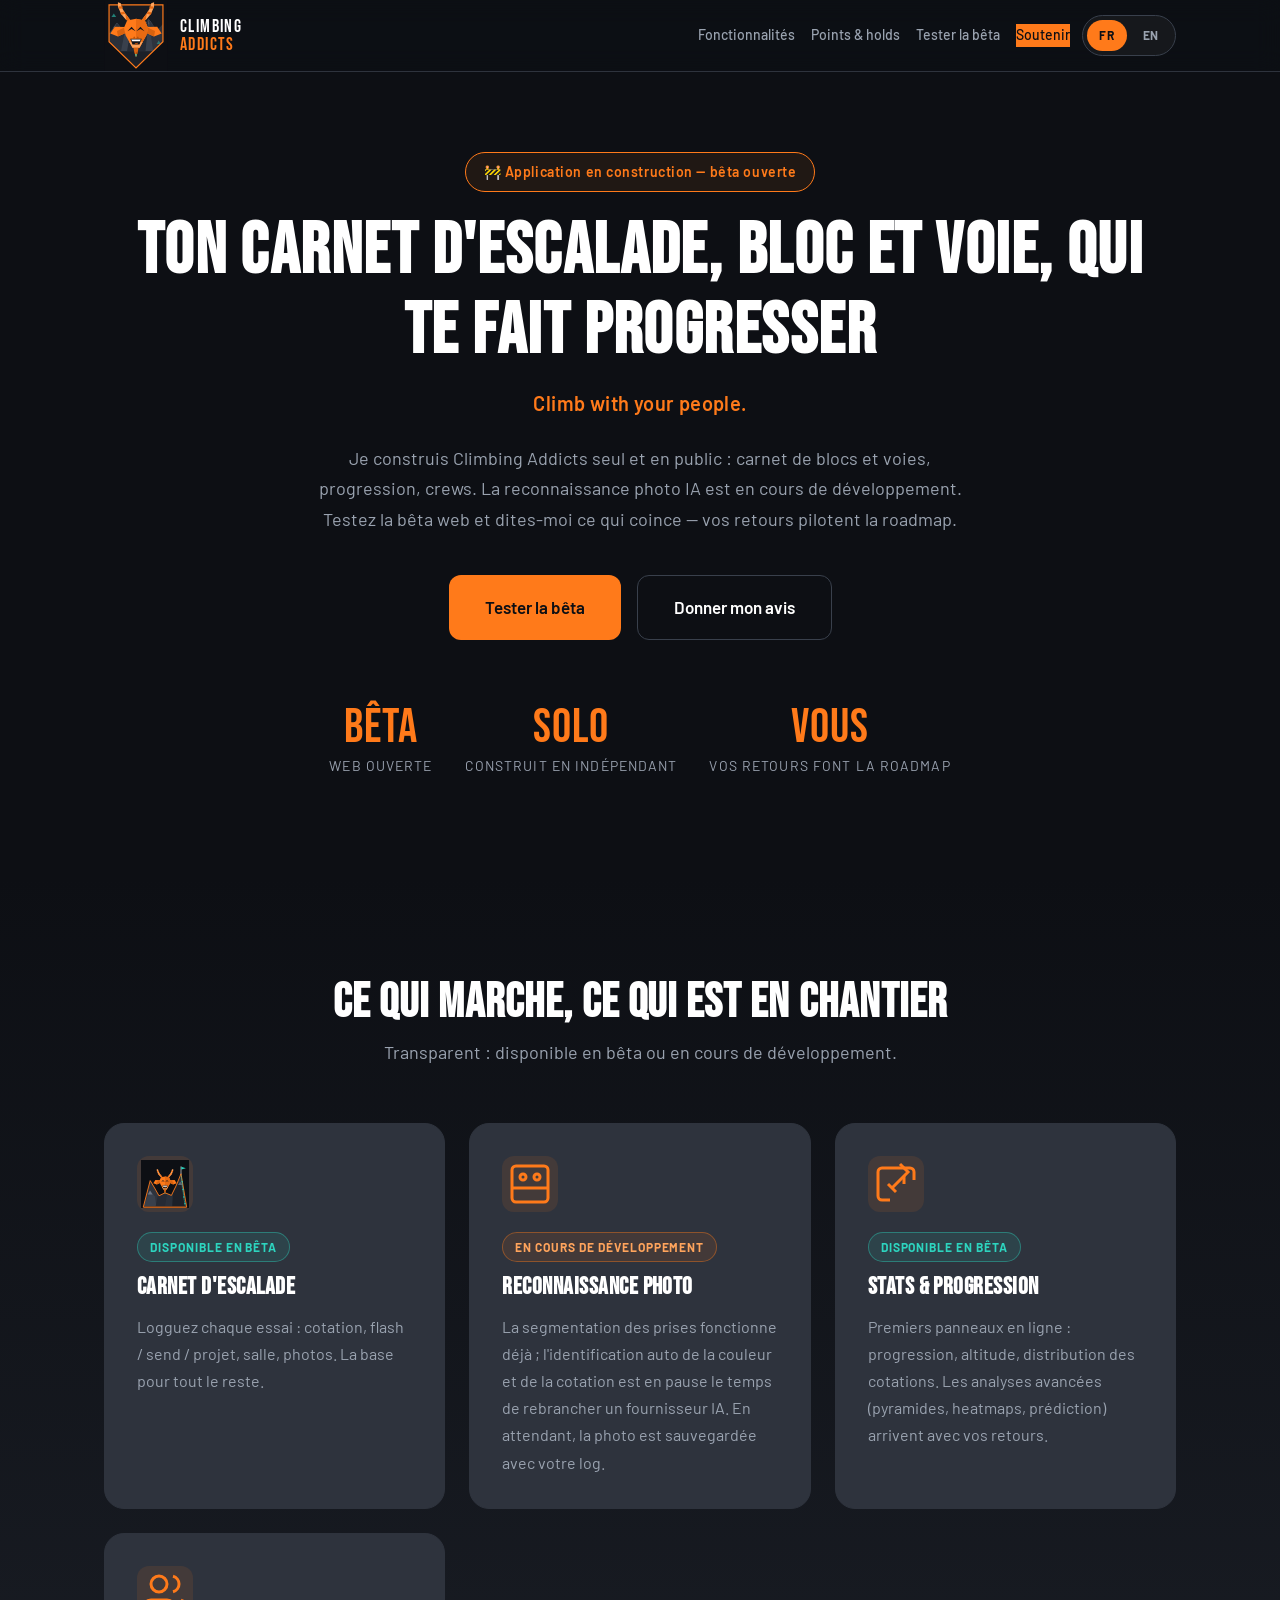
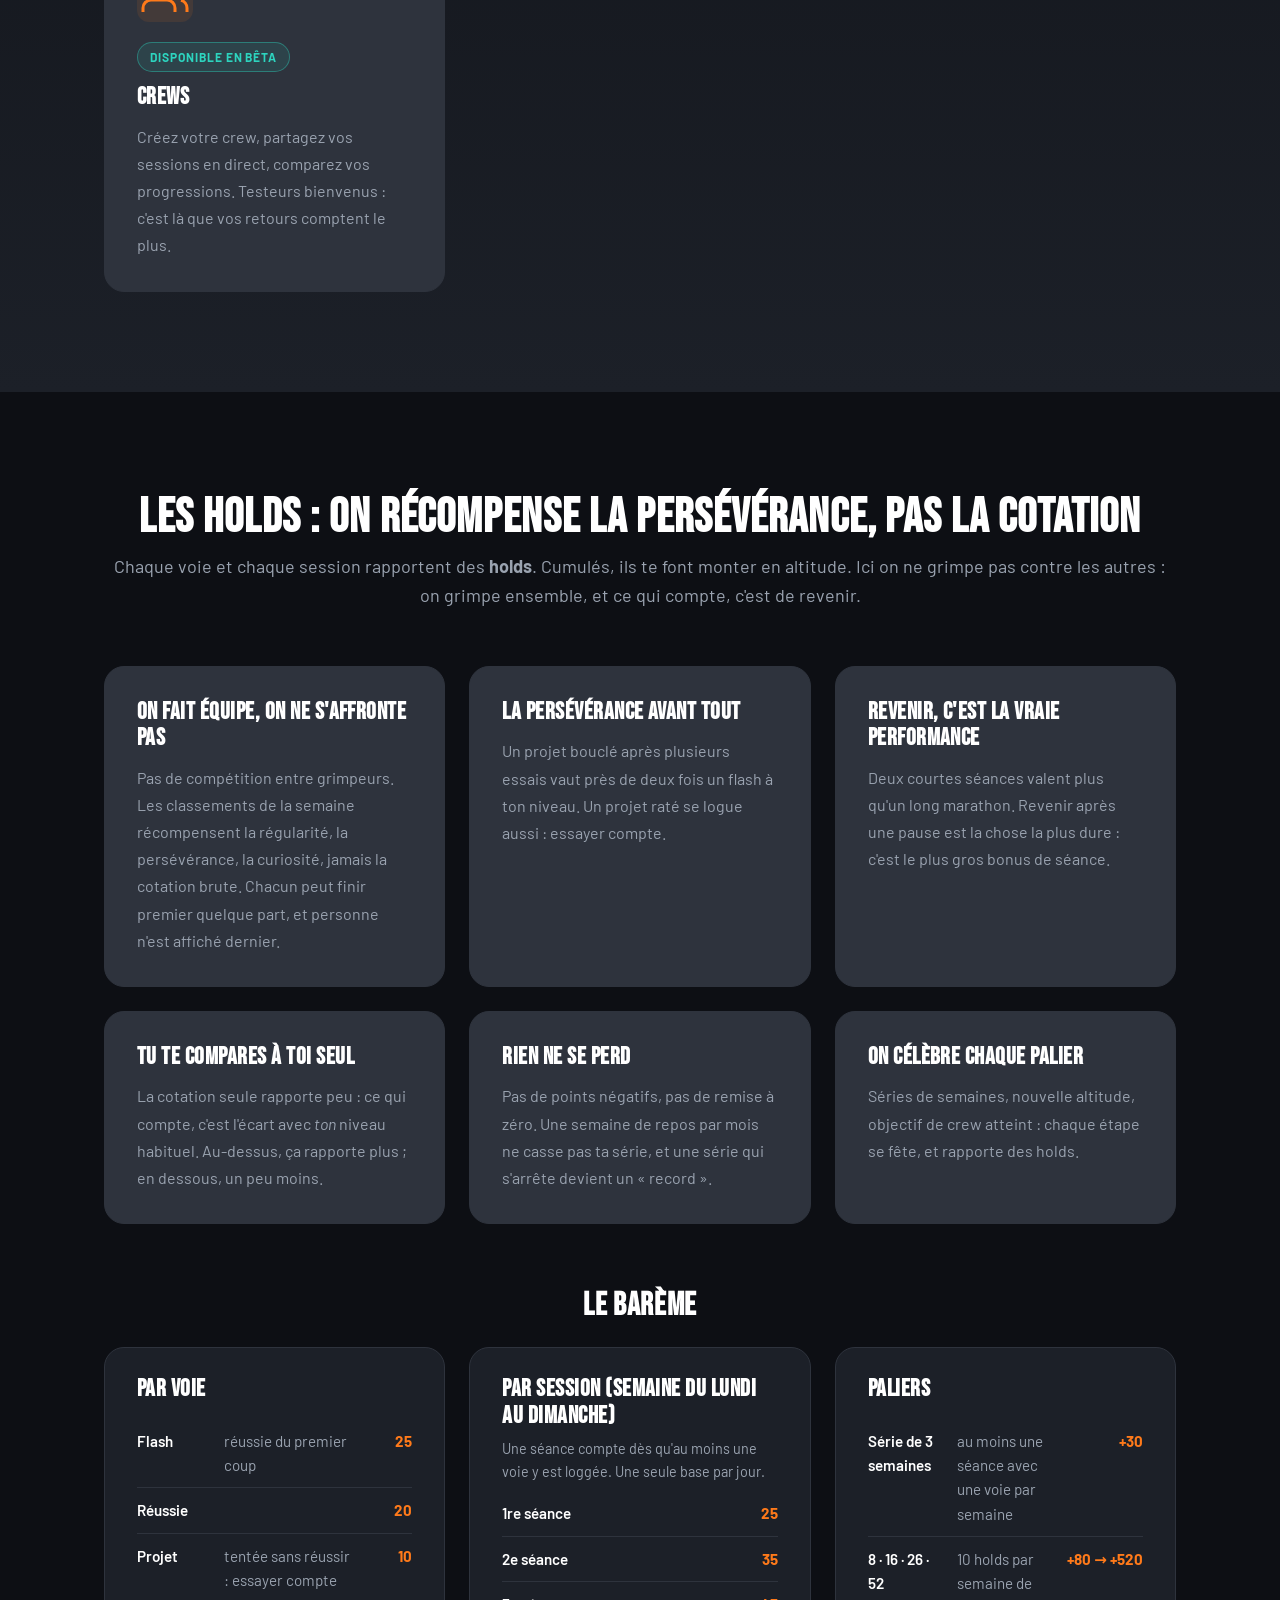
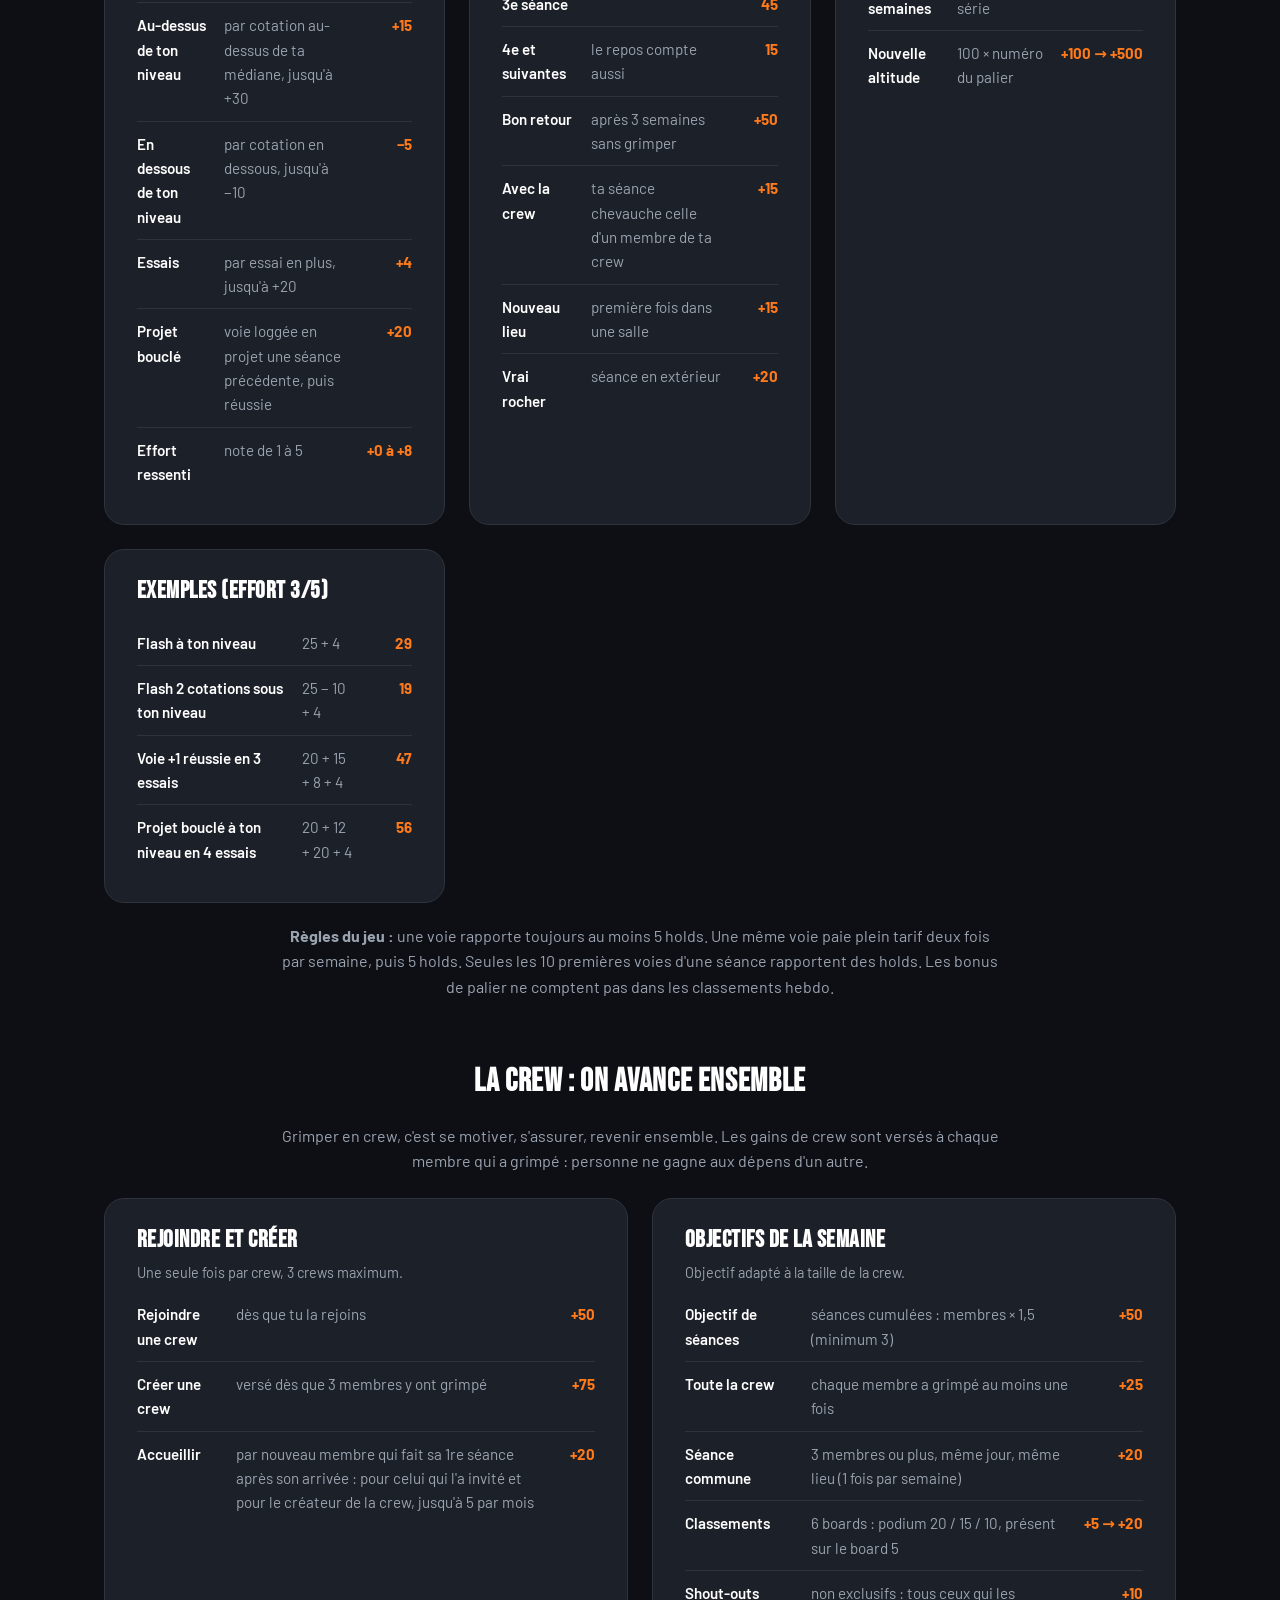
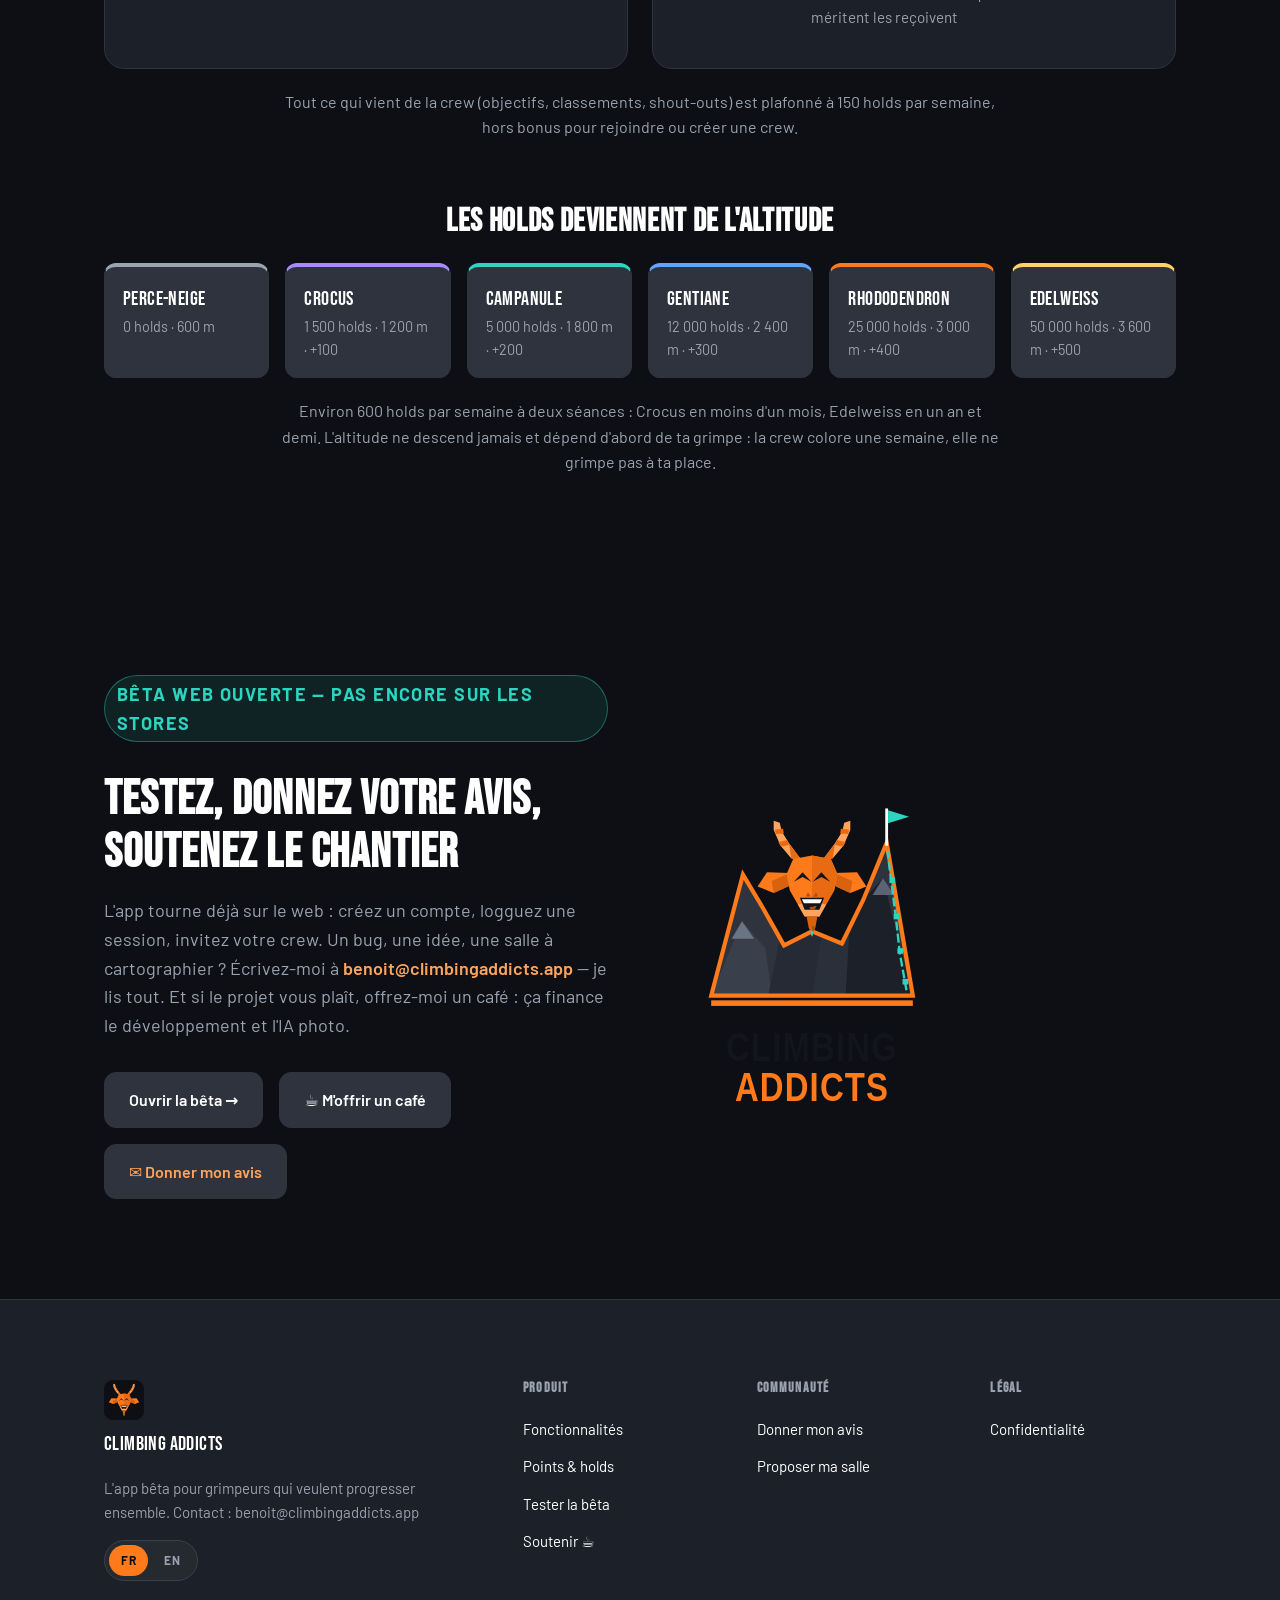
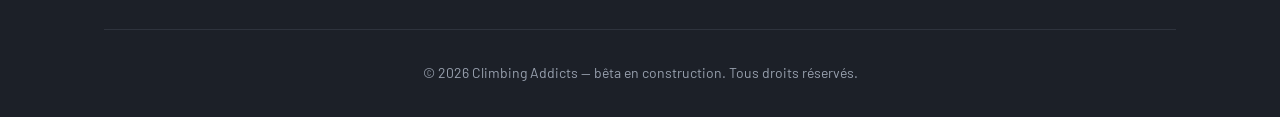
<file: index.html>
<!DOCTYPE html>
<html lang="fr">
<head>
  <meta charset="utf-8">
  <meta name="viewport" content="width=device-width, initial-scale=1">
  <title>Climbing Addicts — Bêta ouverte : carnet de progression en escalade</title>
  <meta name="description" content="Climbing Addicts est en construction : bêta web ouverte pour logger blocs et voies, suivre sa progression et grimper en crew. La reconnaissance photo IA est en cours de développement. Testez et donnez votre avis.">
  <meta name="google-site-verification" content="zKcd-Iv-wlEiZht91lDTeZg_ZoAWwIqzJnxR0vEL4z0">
  <link rel="canonical" href="https://www.climbingaddicts.app/">
  <meta property="og:type" content="website">
  <meta property="og:url" content="https://www.climbingaddicts.app/">
  <meta property="og:title" content="Climbing Addicts — Bêta ouverte : carnet de progression en escalade">
  <meta property="og:description" content="Application en construction, bêta ouverte : carnet de voies, progression, crews. Photo IA en cours de dev. Vos retours pilotent la roadmap.">
  <meta property="og:image" content="https://www.climbingaddicts.app/assets/images/og-cover.png">
  <meta property="og:image:width" content="1200">
  <meta property="og:image:height" content="630">
  <meta property="og:image:alt" content="Climbing Addicts — carnet d'escalade, bloc et voie, bêta ouverte">
  <meta property="og:site_name" content="Climbing Addicts">
  <meta property="og:locale" content="fr_FR">
  <meta property="og:locale:alternate" content="en_US">
  <meta name="twitter:card" content="summary_large_image">
  <meta name="twitter:title" content="Climbing Addicts — Bêta ouverte : carnet de progression en escalade">
  <meta name="twitter:description" content="Application en construction, bêta ouverte : carnet de voies, progression, crews. Photo IA en cours de dev. Vos retours pilotent la roadmap.">
  <meta name="twitter:image" content="https://www.climbingaddicts.app/assets/images/og-cover.png">
  <meta name="twitter:image:alt" content="Climbing Addicts — carnet d'escalade, bloc et voie, bêta ouverte">
  <!-- SEO multilingue : URLs dédiées par langue, contenu pré-rendu sans JS -->
  <link rel="alternate" hreflang="fr" href="https://www.climbingaddicts.app/">
  <link rel="alternate" hreflang="en" href="https://www.climbingaddicts.app/en/">
  <link rel="alternate" hreflang="x-default" href="https://www.climbingaddicts.app/">
  <link rel="icon" type="image/svg+xml" href="assets/images/favicon.svg">
  <link rel="icon" type="image/png" sizes="32x32" href="assets/images/favicon-32.png">
  <link rel="apple-touch-icon" sizes="180x180" href="assets/images/apple-touch-icon.png">
  <link rel="manifest" href="assets/site.webmanifest">
  <link rel="preconnect" href="https://fonts.googleapis.com">
  <link rel="preconnect" href="https://fonts.gstatic.com" crossorigin>
  <link href="https://fonts.googleapis.com/css2?family=Bebas+Neue&family=Barlow:wght@400;500;600;700&display=swap" rel="stylesheet">
  <link rel="stylesheet" href="assets/css/style.css">
  <!-- Cloudflare Web Analytics (gratuit, sans cookie) : remplacez 6c7a9274ac1c46a39c537d1ae2f9e60d par le token du site (dashboard Cloudflare → Web Analytics → Manage site). -->
  <script defer src="https://static.cloudflareinsights.com/beacon.min.js" data-cf-beacon='{"token": "6c7a9274ac1c46a39c537d1ae2f9e60d"}'></script>
  <script type="application/ld+json">
  {
    "@context": "https://schema.org",
    "@graph": [
      {
        "@type": "SoftwareApplication",
        "name": "Climbing Addicts",
        "description": "Carnet de progression en escalade : logguez blocs et voies, suivez vos cotations, grimpez en crew. Bêta web ouverte et gratuite.",
        "applicationCategory": "SportsApplication",
        "operatingSystem": "Web",
        "inLanguage": "fr",
        "url": "https://www.climbingaddicts.app/",
        "offers": { "@type": "Offer", "price": "0", "priceCurrency": "EUR" }
      },
      {
        "@type": "WebSite",
        "name": "Climbing Addicts",
        "url": "https://www.climbingaddicts.app/",
        "inLanguage": "fr"
      }
    ]
  }
  </script>
</head>
<body>
  <header class="header">
    <div class="container">
      <a href="/" class="logo" aria-label="Climbing Addicts Home">
        <img src="assets/images/logo-ecusson-notext.svg" alt="" width="64" height="70">
        <span class="logo-text">
          <span class="logo-climbing">CLIMBING</span>
          <span class="logo-addicts">ADDICTS</span>
        </span>
      </a>
      <div class="header-actions">
        <nav class="nav" id="primary-nav">
          <a href="#features" class="nav-link">Fonctionnalités</a>
          <a href="#points" class="nav-link">Points &amp; holds</a>
          <a href="https://climbingaddicts.app" class="nav-link">Tester la bêta</a>
          <a href="#soutenir" class="nav-link btn-primary">Soutenir</a>
        </nav>
        <button class="nav-toggle" aria-expanded="false" aria-controls="primary-nav" aria-label="Ouvrir le menu" data-label-open="Ouvrir le menu" data-label-close="Fermer le menu">
          <span class="nav-toggle-icon" aria-hidden="true"></span>
        </button>
        <div class="lang-switcher" role="group" aria-label="Language / Langue">
          <a href="./" class="is-active" hreflang="fr" aria-current="true">FR</a>
          <a href="en/" hreflang="en">EN</a>
        </div>
      </div>
    </div>
  </header>

  <main>
    <section class="hero-main">
      <div class="container">
        <p class="beta-badge">🚧 Application en construction — bêta ouverte</p>
        <h1>Ton carnet d'escalade, bloc et voie, qui te fait progresser</h1>
        <p class="hero-tagline" lang="en">Climb with your people.</p>
        <p class="hero-subtitle">Je construis Climbing Addicts seul et en public : carnet de blocs et voies, progression, crews. La reconnaissance photo IA est en cours de développement. Testez la bêta web et dites-moi ce qui coince — vos retours pilotent la roadmap.</p>
        <div class="hero-cta">
          <a href="https://climbingaddicts.app" class="btn btn-lg btn-primary">Tester la bêta</a>
          <a href="mailto:benoit@climbingaddicts.app" class="btn btn-lg btn-secondary">Donner mon avis</a>
        </div>
        <div class="hero-stats">
          <div class="stat">
            <span class="stat-value">Bêta</span>
            <span class="stat-label">Web ouverte</span>
          </div>
          <div class="stat">
            <span class="stat-value">Solo</span>
            <span class="stat-label">Construit en indépendant</span>
          </div>
          <div class="stat">
            <span class="stat-value">Vous</span>
            <span class="stat-label">Vos retours font la roadmap</span>
          </div>
        </div>
      </div>
    </section>

    <section id="features" class="features">
      <div class="container">
        <header class="section-header">
          <h2>Ce qui marche, ce qui est en chantier</h2>
          <p>Transparent : disponible en bêta ou en cours de développement.</p>
        </header>
        <div class="features-grid">
          <article class="feature-card">
            <div class="feature-icon">
              <img src="assets/images/climbing-addicts-badge.svg" alt="" width="48" height="48">
            </div>
            <p class="feature-status is-live">Disponible en bêta</p>
            <h3>Carnet d'escalade</h3>
            <p>Logguez chaque essai : cotation, flash / send / projet, salle, photos. La base pour tout le reste.</p>
          </article>
          <article class="feature-card">
            <div class="feature-icon">
              <svg width="48" height="48" viewBox="0 0 24 24" fill="none" stroke="currentColor" stroke-width="1.5" aria-hidden="true"><rect x="3" y="3" width="18" height="18" rx="2" ry="2"></rect><circle cx="8.5" cy="8.5" r="1.5"></circle><circle cx="15.5" cy="8.5" r="1.5"></circle><path d="M3 14h18"></path></svg>
            </div>
            <p class="feature-status is-building">En cours de développement</p>
            <h3>Reconnaissance photo</h3>
            <p>La segmentation des prises fonctionne déjà ; l'identification auto de la couleur et de la cotation est en pause le temps de rebrancher un fournisseur IA. En attendant, la photo est sauvegardée avec votre log.</p>
          </article>
          <article class="feature-card">
            <div class="feature-icon">
              <svg width="48" height="48" viewBox="0 0 24 24" fill="none" stroke="currentColor" stroke-width="1.5" aria-hidden="true"><path d="M21 10V6a2 2 0 0 0-2-2H5a2 2 0 0 0-2 2v12a2 2 0 0 0 2 2h4"></path><polyline points="14 2 18 6 10 14"></polyline><line x1="16" y1="12" x2="16" y2="8"></line><line x1="12" y1="16" x2="8" y2="12"></line></svg>
            </div>
            <p class="feature-status is-live">Disponible en bêta</p>
            <h3>Stats & progression</h3>
            <p>Premiers panneaux en ligne : progression, altitude, distribution des cotations. Les analyses avancées (pyramides, heatmaps, prédiction) arrivent avec vos retours.</p>
          </article>
          <article class="feature-card">
            <div class="feature-icon">
              <svg width="48" height="48" viewBox="0 0 24 24" fill="none" stroke="currentColor" stroke-width="1.5" aria-hidden="true"><path d="M17 21v-2a4 4 0 0 0-4-4H5a4 4 0 0 0-4 4v2"></path><circle cx="9" cy="7" r="4"></circle><path d="M23 21v-2a4 4 0 0 0-3-3.87"></path><path d="M16 3.13a4 4 0 0 1 0 7.75"></path></svg>
            </div>
            <p class="feature-status is-live">Disponible en bêta</p>
            <h3>Crews</h3>
            <p>Créez votre crew, partagez vos sessions en direct, comparez vos progressions. Testeurs bienvenus : c'est là que vos retours comptent le plus.</p>
          </article>
        </div>
      </div>
    </section>

    <section id="points" class="scoring">
      <div class="container">
        <header class="section-header">
          <h2>Les holds : on récompense la persévérance, pas la cotation</h2>
          <p>Chaque voie et chaque session rapportent des <strong>holds</strong>. Cumulés, ils te font monter en altitude. Ici on ne grimpe pas contre les autres : on grimpe ensemble, et ce qui compte, c'est de revenir.</p>
        </header>

        <div class="features-grid">
          <article class="feature-card">
            <h3>On fait équipe, on ne s'affronte pas</h3>
            <p>Pas de compétition entre grimpeurs. Les classements de la semaine récompensent la régularité, la persévérance, la curiosité, jamais la cotation brute. Chacun peut finir premier quelque part, et personne n'est affiché dernier.</p>
          </article>
          <article class="feature-card">
            <h3>La persévérance avant tout</h3>
            <p>Un projet bouclé après plusieurs essais vaut près de deux fois un flash à ton niveau. Un projet raté se logue aussi : essayer compte.</p>
          </article>
          <article class="feature-card">
            <h3>Revenir, c'est la vraie performance</h3>
            <p>Deux courtes séances valent plus qu'un long marathon. Revenir après une pause est la chose la plus dure : c'est le plus gros bonus de séance.</p>
          </article>
          <article class="feature-card">
            <h3>Tu te compares à toi seul</h3>
            <p>La cotation seule rapporte peu : ce qui compte, c'est l'écart avec <em>ton</em> niveau habituel. Au-dessus, ça rapporte plus ; en dessous, un peu moins.</p>
          </article>
          <article class="feature-card">
            <h3>Rien ne se perd</h3>
            <p>Pas de points négatifs, pas de remise à zéro. Une semaine de repos par mois ne casse pas ta série, et une série qui s'arrête devient un « record ».</p>
          </article>
          <article class="feature-card">
            <h3>On célèbre chaque palier</h3>
            <p>Séries de semaines, nouvelle altitude, objectif de crew atteint : chaque étape se fête, et rapporte des holds.</p>
          </article>
        </div>

        <h3 class="scoring-sub">Le barème</h3>
        <div class="scoring-tables">
          <div class="scoring-card">
            <h3>Par voie</h3>
            <table class="scoring-table">
              <tbody>
                <tr><th>Flash</th><td>réussie du premier coup</td><td class="pts">25</td></tr>
                <tr><th>Réussie</th><td></td><td class="pts">20</td></tr>
                <tr><th>Projet</th><td>tentée sans réussir : essayer compte</td><td class="pts">10</td></tr>
                <tr><th>Au-dessus de ton niveau</th><td>par cotation au-dessus de ta médiane, jusqu'à +30</td><td class="pts">+15</td></tr>
                <tr><th>En dessous de ton niveau</th><td>par cotation en dessous, jusqu'à −10</td><td class="pts">−5</td></tr>
                <tr><th>Essais</th><td>par essai en plus, jusqu'à +20</td><td class="pts">+4</td></tr>
                <tr><th>Projet bouclé</th><td>voie loggée en projet une séance précédente, puis réussie</td><td class="pts">+20</td></tr>
                <tr><th>Effort ressenti</th><td>note de 1 à 5</td><td class="pts">+0 à +8</td></tr>
              </tbody>
            </table>
          </div>
          <div class="scoring-card">
            <h3>Par session (semaine du lundi au dimanche)</h3>
            <p class="scoring-card-sub">Une séance compte dès qu'au moins une voie y est loggée. Une seule base par jour.</p>
            <table class="scoring-table">
              <tbody>
                <tr><th>1re séance</th><td></td><td class="pts">25</td></tr>
                <tr><th>2e séance</th><td></td><td class="pts">35</td></tr>
                <tr><th>3e séance</th><td></td><td class="pts">45</td></tr>
                <tr><th>4e et suivantes</th><td>le repos compte aussi</td><td class="pts">15</td></tr>
                <tr><th>Bon retour</th><td>après 3 semaines sans grimper</td><td class="pts">+50</td></tr>
                <tr><th>Avec la crew</th><td>ta séance chevauche celle d'un membre de ta crew</td><td class="pts">+15</td></tr>
                <tr><th>Nouveau lieu</th><td>première fois dans une salle</td><td class="pts">+15</td></tr>
                <tr><th>Vrai rocher</th><td>séance en extérieur</td><td class="pts">+20</td></tr>
              </tbody>
            </table>
          </div>
          <div class="scoring-card">
            <h3>Paliers</h3>
            <table class="scoring-table">
              <tbody>
                <tr><th>Série de 3 semaines</th><td>au moins une séance avec une voie par semaine</td><td class="pts">+30</td></tr>
                <tr><th>8 · 16 · 26 · 52 semaines</th><td>10 holds par semaine de série</td><td class="pts">+80 → +520</td></tr>
                <tr><th>Nouvelle altitude</th><td>100 × numéro du palier</td><td class="pts">+100 → +500</td></tr>
              </tbody>
            </table>
          </div>
          <div class="scoring-card">
            <h3>Exemples (effort 3/5)</h3>
            <table class="scoring-table">
              <tbody>
                <tr><th>Flash à ton niveau</th><td>25 + 4</td><td class="pts">29</td></tr>
                <tr><th>Flash 2 cotations sous ton niveau</th><td>25 − 10 + 4</td><td class="pts">19</td></tr>
                <tr><th>Voie +1 réussie en 3 essais</th><td>20 + 15 + 8 + 4</td><td class="pts">47</td></tr>
                <tr><th>Projet bouclé à ton niveau en 4 essais</th><td>20 + 12 + 20 + 4</td><td class="pts">56</td></tr>
              </tbody>
            </table>
          </div>
        </div>
        <p class="scoring-note"><strong>Règles du jeu :</strong> une voie rapporte toujours au moins 5 holds. Une même voie paie plein tarif deux fois par semaine, puis 5 holds. Seules les 10 premières voies d'une séance rapportent des holds. Les bonus de palier ne comptent pas dans les classements hebdo.</p>

        <h3 class="scoring-sub">La crew : on avance ensemble</h3>
        <p class="scoring-note scoring-lead">Grimper en crew, c'est se motiver, s'assurer, revenir ensemble. Les gains de crew sont versés à chaque membre qui a grimpé : personne ne gagne aux dépens d'un autre.</p>
        <div class="scoring-tables">
          <div class="scoring-card">
            <h3>Rejoindre et créer</h3>
            <p class="scoring-card-sub">Une seule fois par crew, 3 crews maximum.</p>
            <table class="scoring-table">
              <tbody>
                <tr><th>Rejoindre une crew</th><td>dès que tu la rejoins</td><td class="pts">+50</td></tr>
                <tr><th>Créer une crew</th><td>versé dès que 3 membres y ont grimpé</td><td class="pts">+75</td></tr>
                <tr><th>Accueillir</th><td>par nouveau membre qui fait sa 1re séance après son arrivée : pour celui qui l'a invité et pour le créateur de la crew, jusqu'à 5 par mois</td><td class="pts">+20</td></tr>
              </tbody>
            </table>
          </div>
          <div class="scoring-card">
            <h3>Objectifs de la semaine</h3>
            <p class="scoring-card-sub">Objectif adapté à la taille de la crew.</p>
            <table class="scoring-table">
              <tbody>
                <tr><th>Objectif de séances</th><td>séances cumulées : membres × 1,5 (minimum 3)</td><td class="pts">+50</td></tr>
                <tr><th>Toute la crew</th><td>chaque membre a grimpé au moins une fois</td><td class="pts">+25</td></tr>
                <tr><th>Séance commune</th><td>3 membres ou plus, même jour, même lieu (1 fois par semaine)</td><td class="pts">+20</td></tr>
                <tr><th>Classements</th><td>6 boards : podium 20 / 15 / 10, présent sur le board 5</td><td class="pts">+5 → +20</td></tr>
                <tr><th>Shout-outs</th><td>non exclusifs : tous ceux qui les méritent les reçoivent</td><td class="pts">+10</td></tr>
              </tbody>
            </table>
          </div>
        </div>
        <p class="scoring-note">Tout ce qui vient de la crew (objectifs, classements, shout-outs) est plafonné à 150 holds par semaine, hors bonus pour rejoindre ou créer une crew.</p>

        <h3 class="scoring-sub">Les holds deviennent de l'altitude</h3>
        <div class="altitude-list">
          <div class="altitude-step" style="--tier:#9AA3B2"><strong>Perce-neige</strong><span>0 holds · 600 m</span></div>
          <div class="altitude-step" style="--tier:#A78BFA"><strong>Crocus</strong><span>1 500 holds · 1 200 m · +100</span></div>
          <div class="altitude-step" style="--tier:#2DD4BF"><strong>Campanule</strong><span>5 000 holds · 1 800 m · +200</span></div>
          <div class="altitude-step" style="--tier:#60A5FA"><strong>Gentiane</strong><span>12 000 holds · 2 400 m · +300</span></div>
          <div class="altitude-step" style="--tier:#FF7A1A"><strong>Rhododendron</strong><span>25 000 holds · 3 000 m · +400</span></div>
          <div class="altitude-step" style="--tier:#FFD166"><strong>Edelweiss</strong><span>50 000 holds · 3 600 m · +500</span></div>
        </div>
        <p class="scoring-note">Environ 600 holds par semaine à deux séances : Crocus en moins d'un mois, Edelweiss en un an et demi. L'altitude ne descend jamais et dépend d'abord de ta grimpe : la crew colore une semaine, elle ne grimpe pas à ta place.</p>
      </div>
    </section>

    <section id="soutenir" class="download">
      <div class="container">
        <div class="download-content">
          <div class="download-text">
            <p class="feature-status is-live">Bêta web ouverte — pas encore sur les stores</p>
            <h2>Testez, donnez votre avis, soutenez le chantier</h2>
            <p>L'app tourne déjà sur le web : créez un compte, logguez une session, invitez votre crew. Un bug, une idée, une salle à cartographier ? Écrivez-moi à <a href="mailto:benoit@climbingaddicts.app">benoit@climbingaddicts.app</a> — je lis tout. Et si le projet vous plaît, offrez-moi un café : ça finance le développement et l'IA photo.</p>
            <div class="store-buttons">
              <a href="https://climbingaddicts.app" class="store-btn" aria-label="Ouvrir la bêta web">
                <span>Ouvrir la bêta →</span>
              </a>
              <a href="https://buymeacoffee.com/benoitdhennin" target="_blank" rel="noopener" class="store-btn" aria-label="Soutenir sur Buy Me a Coffee">
                <span>☕ M'offrir un café</span>
              </a>
              <a href="mailto:benoit@climbingaddicts.app" class="store-btn" aria-label="Donner mon avis par email">
                <span>✉️ Donner mon avis</span>
              </a>
            </div>
          </div>
          <div class="download-phone">
            <img src="assets/images/climbing-addicts-logo-light.svg" alt="Logo Climbing Addicts" width="280">
            <!-- TODO captures produit : déposer assets/images/screenshots/app-carnet.webp,
                 app-stats.webp et app-crew.webp (1200 px max, < 150 Ko chacune) puis
                 remplacer le logo ci-dessus par :
            <figure class="app-shots">
              <img src="assets/images/screenshots/app-carnet.webp" alt="Carnet d'escalade Climbing Addicts : séances de bloc et voie avec cotations" width="280" loading="lazy">
              <img src="assets/images/screenshots/app-stats.webp" alt="Statistiques de progression Climbing Addicts : distribution des cotations" width="280" loading="lazy">
              <img src="assets/images/screenshots/app-crew.webp" alt="Crew Climbing Addicts : sessions partagées entre grimpeurs" width="280" loading="lazy">
            </figure> -->
          </div>
        </div>
      </div>
    </section>
  </main>

  <footer class="footer">
    <div class="container">
      <div class="footer-grid">
        <div class="footer-brand">
          <a href="/" class="logo">
            <img src="assets/images/favicon.svg" alt="" width="40" height="40">
            <span>Climbing Addicts</span>
          </a>
          <p>L'app bêta pour grimpeurs qui veulent progresser ensemble. Contact : <a href="mailto:benoit@climbingaddicts.app">benoit@climbingaddicts.app</a></p>
          <div class="lang-switcher" role="group" aria-label="Language / Langue" style="margin-top:16px">
            <a href="./" class="is-active" hreflang="fr" aria-current="true">FR</a>
            <a href="en/" hreflang="en">EN</a>
          </div>
        </div>
        <nav class="footer-nav">
          <h4>Produit</h4>
          <ul>
            <li><a href="#features">Fonctionnalités</a></li>
            <li><a href="#points">Points &amp; holds</a></li>
            <li><a href="https://climbingaddicts.app">Tester la bêta</a></li>
            <li><a href="https://buymeacoffee.com/benoitdhennin" target="_blank" rel="noopener">Soutenir ☕</a></li>
          </ul>
        </nav>
        <nav class="footer-nav">
          <h4>Communauté</h4>
          <ul>
            <li><a href="mailto:benoit@climbingaddicts.app">Donner mon avis</a></li>
            <li><a href="mailto:benoit@climbingaddicts.app">Proposer ma salle</a></li>
          </ul>
        </nav>
        <nav class="footer-nav">
          <h4>Légal</h4>
          <ul>
            <li><a href="confidentialite.html">Confidentialité</a></li>
          </ul>
        </nav>
      </div>
      <div class="footer-bottom">
        <p>© 2026 Climbing Addicts — bêta en construction. Tous droits réservés.</p>
      </div>
    </div>
  </footer>

  <script src="assets/js/main.js"></script>
</body>
</html>
</file>
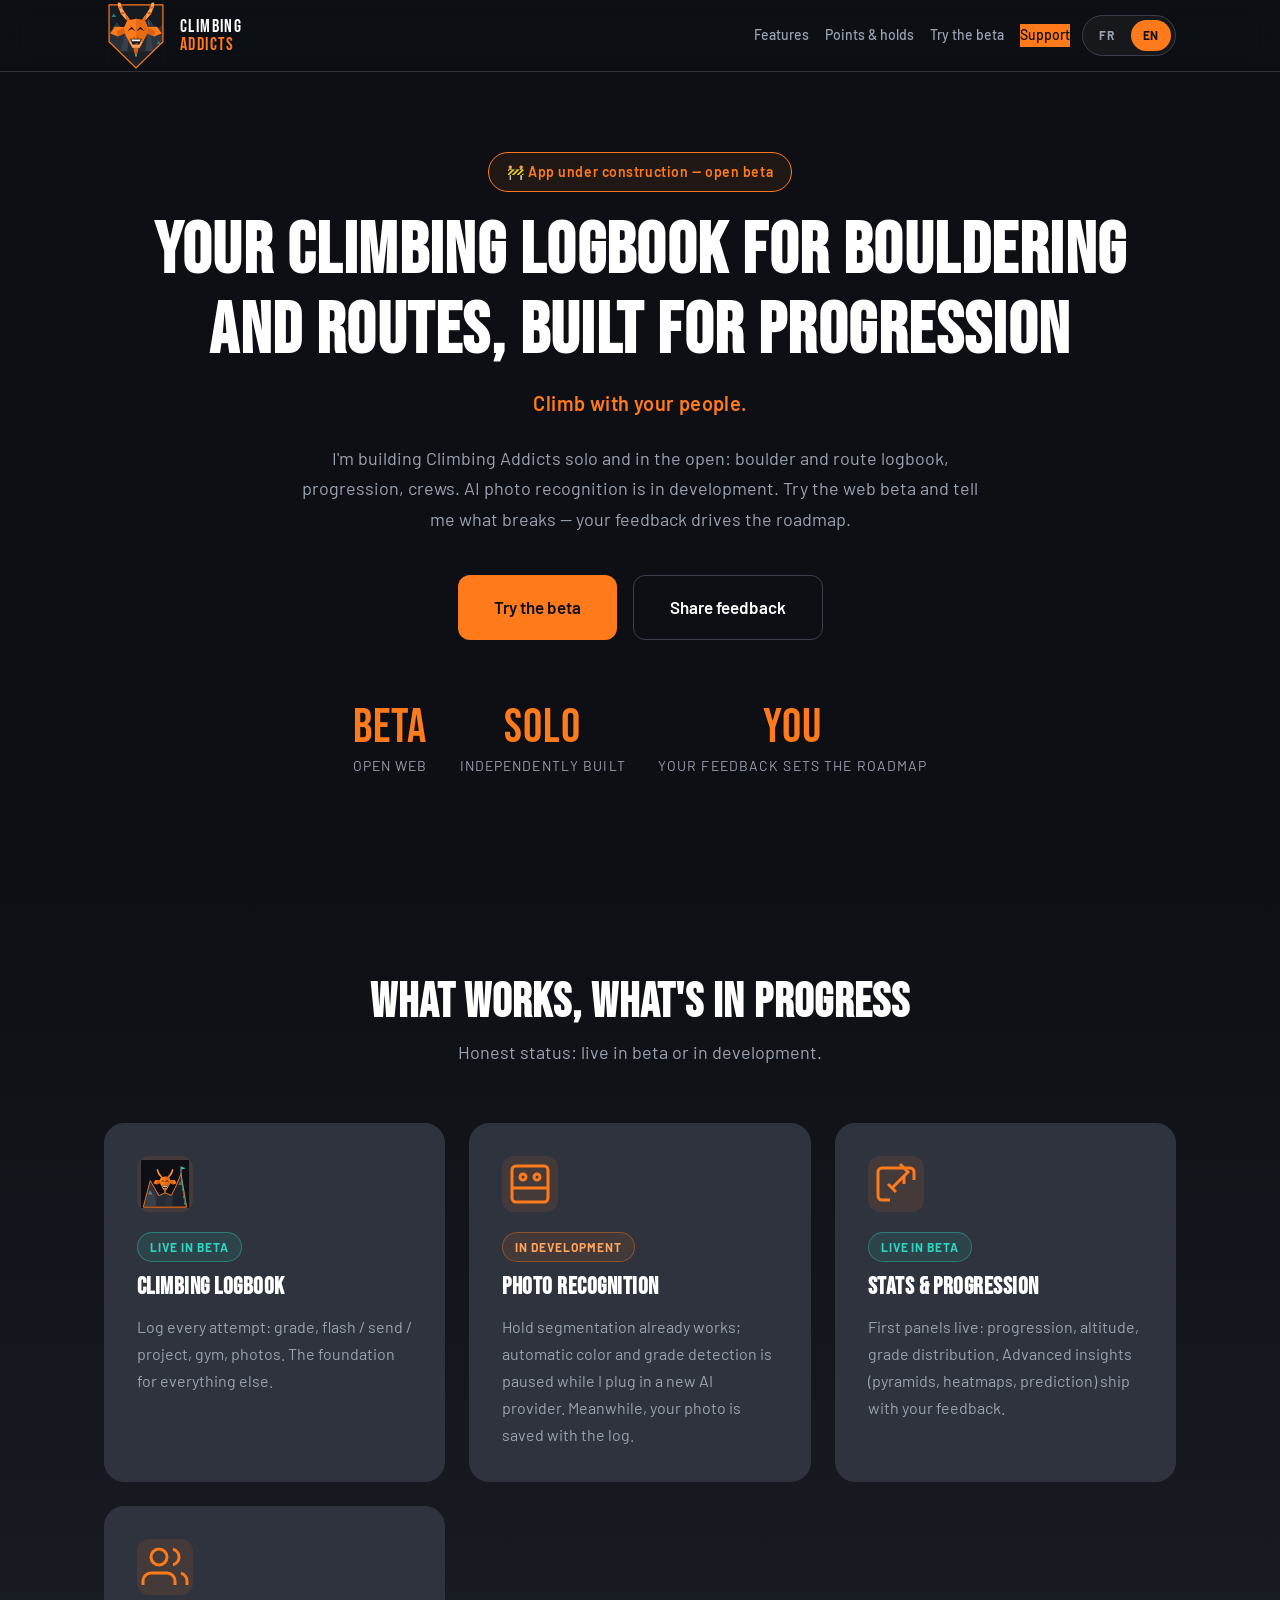
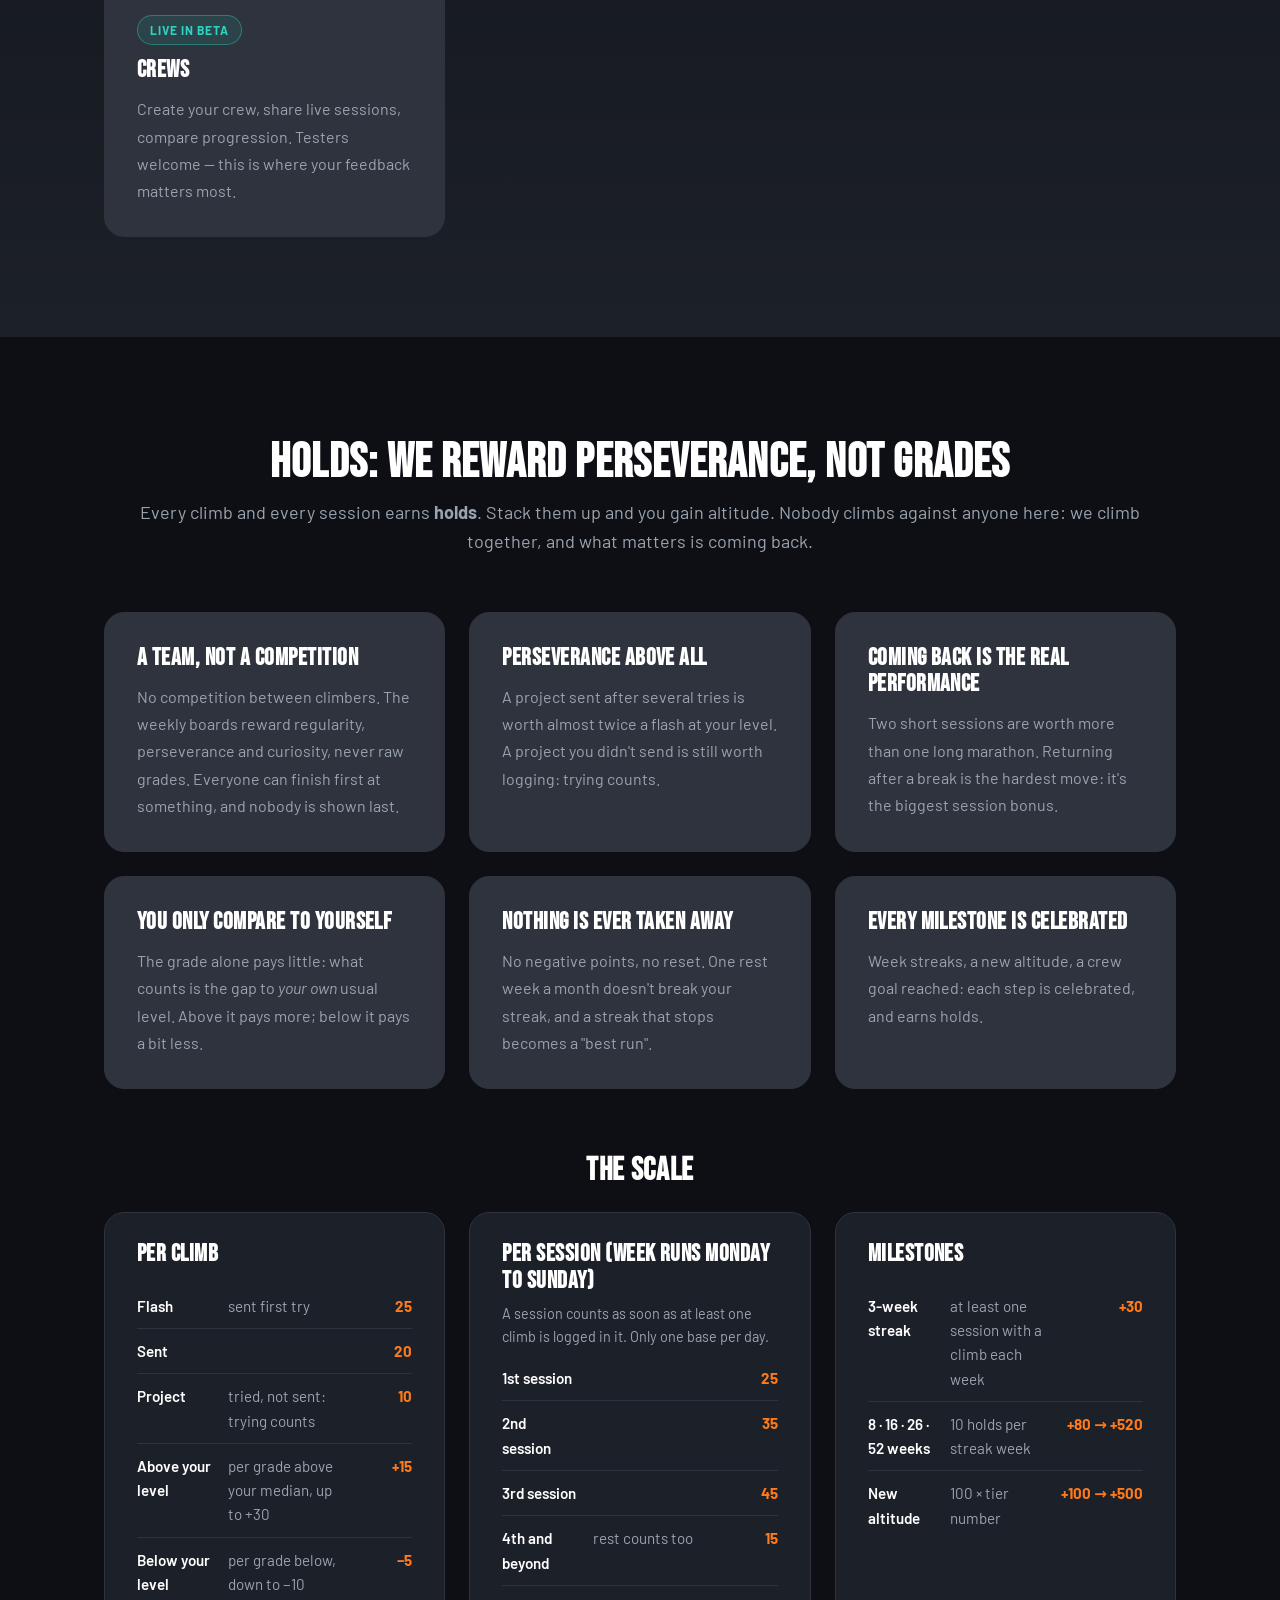
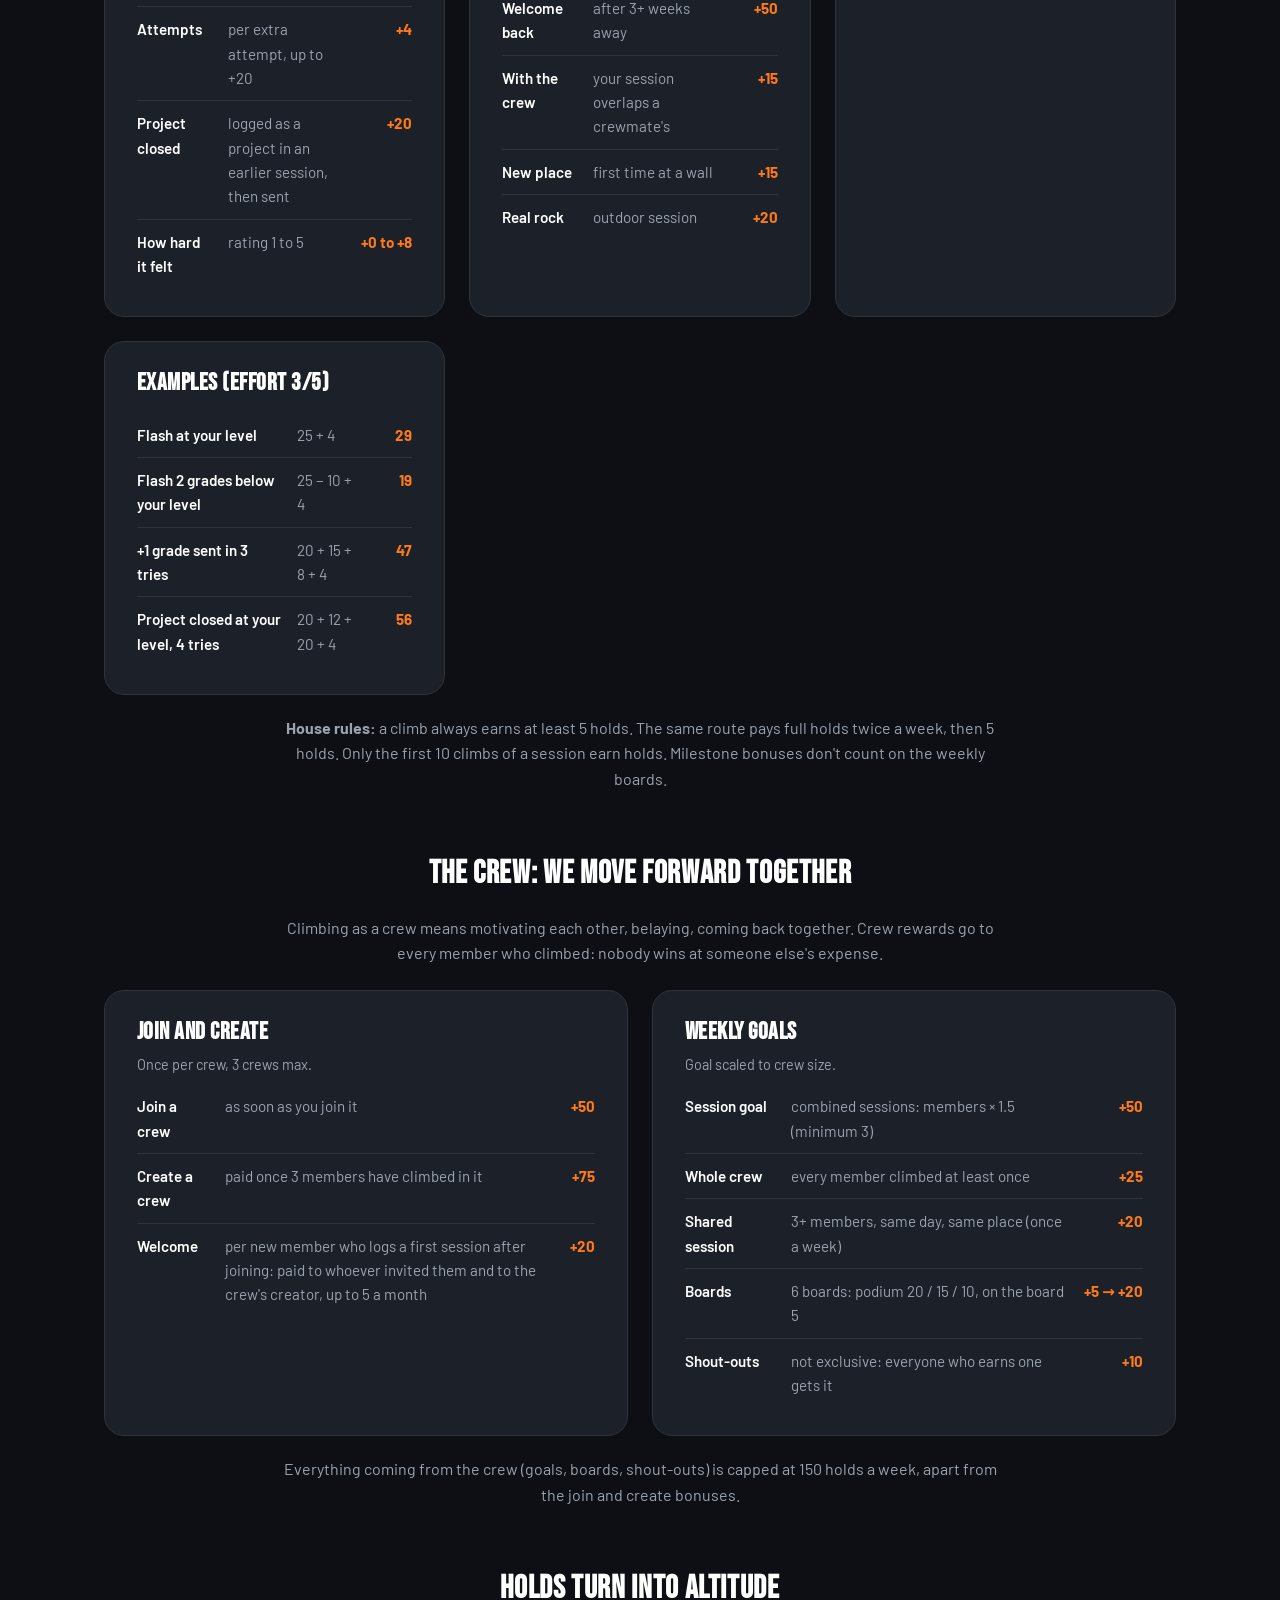
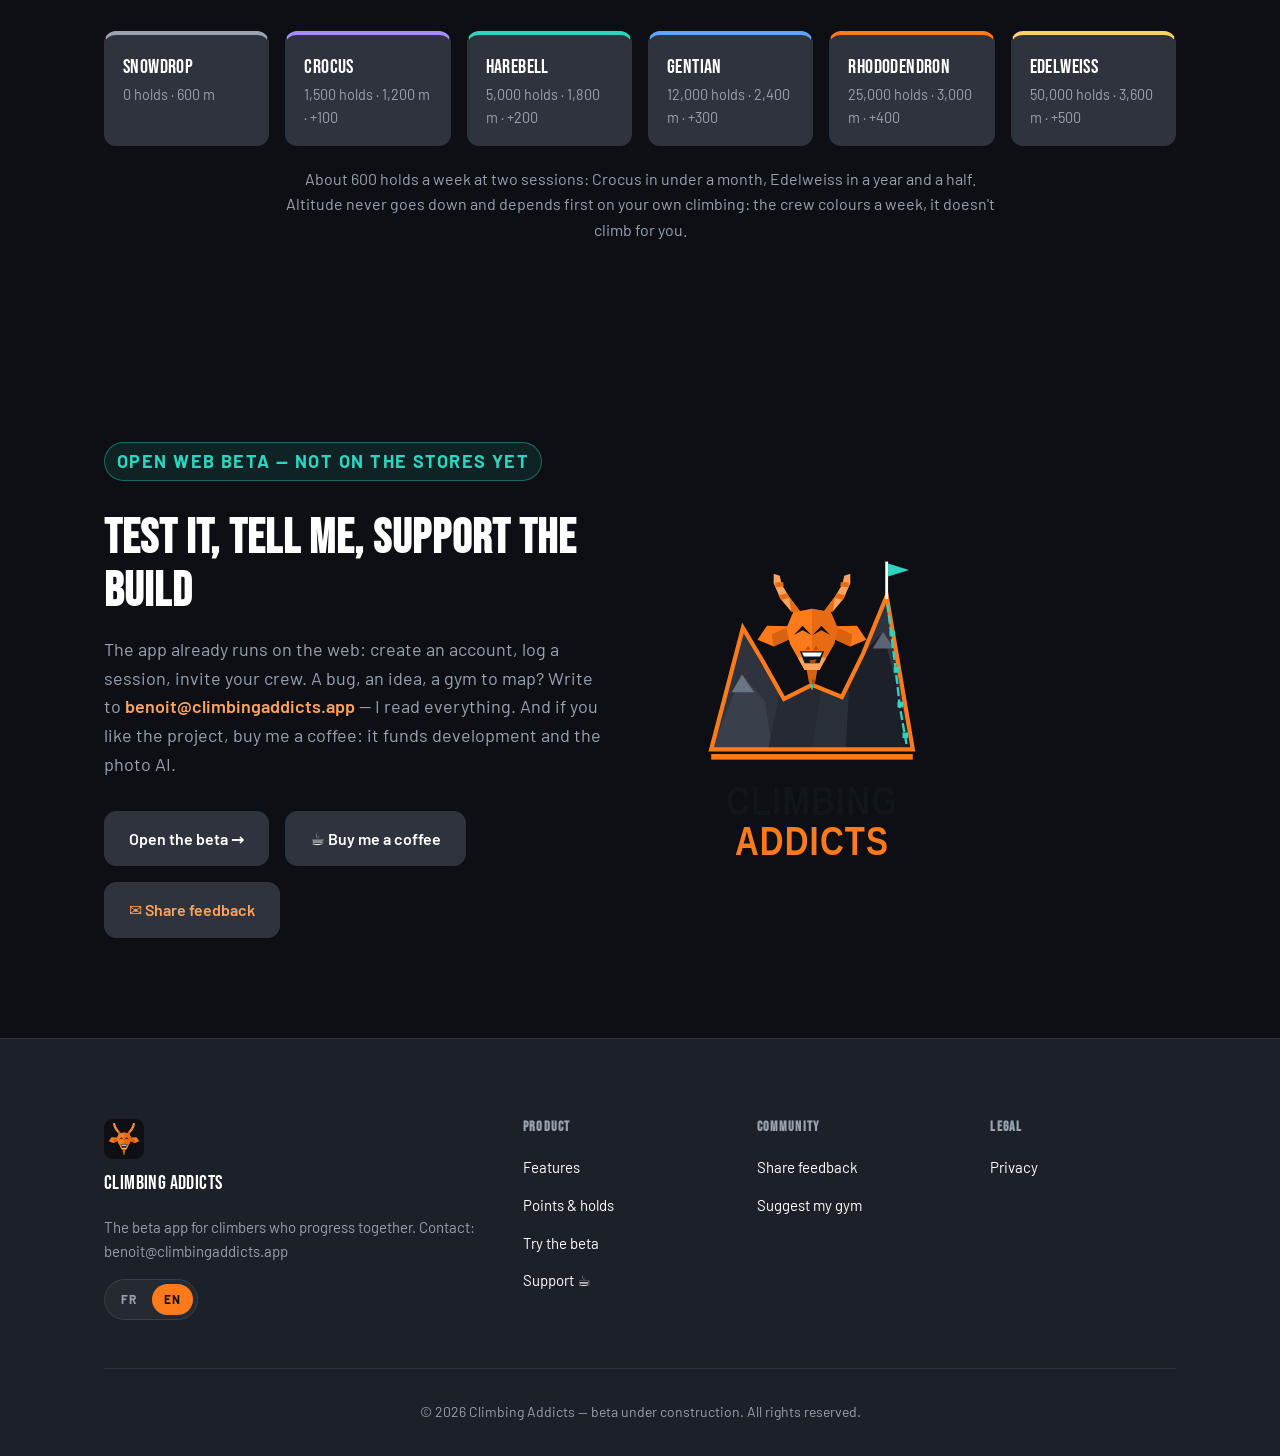
<file: en/index.html>
<!DOCTYPE html>
<html lang="en">
<head>
  <meta charset="utf-8">
  <meta name="viewport" content="width=device-width, initial-scale=1">
  <title>Climbing Addicts — Open beta: climbing progress logbook</title>
  <meta name="description" content="Climbing Addicts is under construction: open web beta to log boulders and routes, track progress and climb with your crew. AI photo recognition is in development. Test it and share feedback.">
  <link rel="canonical" href="https://www.climbingaddicts.app/en/">
  <meta property="og:type" content="website">
  <meta property="og:url" content="https://www.climbingaddicts.app/en/">
  <meta property="og:title" content="Climbing Addicts — Open beta: climbing progress logbook">
  <meta property="og:description" content="App under construction, open beta: route logbook, progression, crews. Photo AI in development. Your feedback drives the roadmap.">
  <meta property="og:image" content="https://www.climbingaddicts.app/assets/images/og-cover.png">
  <meta property="og:image:width" content="1200">
  <meta property="og:image:height" content="630">
  <meta property="og:image:alt" content="Climbing Addicts — bouldering and route logbook, open beta">
  <meta property="og:site_name" content="Climbing Addicts">
  <meta property="og:locale" content="en_US">
  <meta property="og:locale:alternate" content="fr_FR">
  <meta name="twitter:card" content="summary_large_image">
  <meta name="twitter:title" content="Climbing Addicts — Open beta: climbing progress logbook">
  <meta name="twitter:description" content="App under construction, open beta: route logbook, progression, crews. Photo AI in development. Your feedback drives the roadmap.">
  <meta name="twitter:image" content="https://www.climbingaddicts.app/assets/images/og-cover.png">
  <meta name="twitter:image:alt" content="Climbing Addicts — bouldering and route logbook, open beta">
  <link rel="alternate" hreflang="fr" href="https://www.climbingaddicts.app/">
  <link rel="alternate" hreflang="en" href="https://www.climbingaddicts.app/en/">
  <link rel="alternate" hreflang="x-default" href="https://www.climbingaddicts.app/">
  <link rel="icon" type="image/svg+xml" href="../assets/images/favicon.svg">
  <link rel="icon" type="image/png" sizes="32x32" href="../assets/images/favicon-32.png">
  <link rel="apple-touch-icon" sizes="180x180" href="../assets/images/apple-touch-icon.png">
  <link rel="manifest" href="../assets/site.webmanifest">
  <link rel="preconnect" href="https://fonts.googleapis.com">
  <link rel="preconnect" href="https://fonts.gstatic.com" crossorigin>
  <link href="https://fonts.googleapis.com/css2?family=Bebas+Neue&family=Barlow:wght@400;500;600;700&display=swap" rel="stylesheet">
  <link rel="stylesheet" href="../assets/css/style.css">
  <!-- Cloudflare Web Analytics (free, cookie-free): replace 6c7a9274ac1c46a39c537d1ae2f9e60d with the site token (Cloudflare dashboard → Web Analytics → Manage site). -->
  <script defer src="https://static.cloudflareinsights.com/beacon.min.js" data-cf-beacon='{"token": "6c7a9274ac1c46a39c537d1ae2f9e60d"}'></script>
  <script type="application/ld+json">
  {
    "@context": "https://schema.org",
    "@graph": [
      {
        "@type": "SoftwareApplication",
        "name": "Climbing Addicts",
        "description": "Climbing progress logbook: log boulders and routes, track your grades, climb with your crew. Free open web beta.",
        "applicationCategory": "SportsApplication",
        "operatingSystem": "Web",
        "inLanguage": "en",
        "url": "https://www.climbingaddicts.app/en/",
        "offers": { "@type": "Offer", "price": "0", "priceCurrency": "EUR" }
      },
      {
        "@type": "WebSite",
        "name": "Climbing Addicts",
        "url": "https://www.climbingaddicts.app/en/",
        "inLanguage": "en"
      }
    ]
  }
  </script>
</head>
<body>
  <header class="header">
    <div class="container">
      <a href="./" class="logo" aria-label="Climbing Addicts Home">
        <img src="../assets/images/logo-ecusson-notext.svg" alt="" width="64" height="70">
        <span class="logo-text">
          <span class="logo-climbing">CLIMBING</span>
          <span class="logo-addicts">ADDICTS</span>
        </span>
      </a>
      <div class="header-actions">
        <nav class="nav" id="primary-nav">
          <a href="#features" class="nav-link">Features</a>
          <a href="#points" class="nav-link">Points &amp; holds</a>
          <a href="https://climbingaddicts.app" class="nav-link">Try the beta</a>
          <a href="#support" class="nav-link btn-primary">Support</a>
        </nav>
        <button class="nav-toggle" aria-expanded="false" aria-controls="primary-nav" aria-label="Open menu" data-label-open="Open menu" data-label-close="Close menu">
          <span class="nav-toggle-icon" aria-hidden="true"></span>
        </button>
        <div class="lang-switcher" role="group" aria-label="Language / Langue">
          <a href="../" hreflang="fr">FR</a>
          <a href="./" class="is-active" hreflang="en" aria-current="true">EN</a>
        </div>
      </div>
    </div>
  </header>

  <main>
    <section class="hero-main">
      <div class="container">
        <p class="beta-badge">🚧 App under construction — open beta</p>
        <h1>Your climbing logbook for bouldering and routes, built for progression</h1>
        <p class="hero-tagline">Climb with your people.</p>
        <p class="hero-subtitle">I'm building Climbing Addicts solo and in the open: boulder and route logbook, progression, crews. AI photo recognition is in development. Try the web beta and tell me what breaks — your feedback drives the roadmap.</p>
        <div class="hero-cta">
          <a href="https://climbingaddicts.app" class="btn btn-lg btn-primary">Try the beta</a>
          <a href="mailto:benoit@climbingaddicts.app" class="btn btn-lg btn-secondary">Share feedback</a>
        </div>
        <div class="hero-stats">
          <div class="stat">
            <span class="stat-value">Beta</span>
            <span class="stat-label">Open web</span>
          </div>
          <div class="stat">
            <span class="stat-value">Solo</span>
            <span class="stat-label">Independently built</span>
          </div>
          <div class="stat">
            <span class="stat-value">You</span>
            <span class="stat-label">Your feedback sets the roadmap</span>
          </div>
        </div>
      </div>
    </section>

    <section id="features" class="features">
      <div class="container">
        <header class="section-header">
          <h2>What works, what's in progress</h2>
          <p>Honest status: live in beta or in development.</p>
        </header>
        <div class="features-grid">
          <article class="feature-card">
            <div class="feature-icon">
              <img src="../assets/images/climbing-addicts-badge.svg" alt="" width="48" height="48">
            </div>
            <p class="feature-status is-live">Live in beta</p>
            <h3>Climbing logbook</h3>
            <p>Log every attempt: grade, flash / send / project, gym, photos. The foundation for everything else.</p>
          </article>
          <article class="feature-card">
            <div class="feature-icon">
              <svg width="48" height="48" viewBox="0 0 24 24" fill="none" stroke="currentColor" stroke-width="1.5" aria-hidden="true"><rect x="3" y="3" width="18" height="18" rx="2" ry="2"></rect><circle cx="8.5" cy="8.5" r="1.5"></circle><circle cx="15.5" cy="8.5" r="1.5"></circle><path d="M3 14h18"></path></svg>
            </div>
            <p class="feature-status is-building">In development</p>
            <h3>Photo recognition</h3>
            <p>Hold segmentation already works; automatic color and grade detection is paused while I plug in a new AI provider. Meanwhile, your photo is saved with the log.</p>
          </article>
          <article class="feature-card">
            <div class="feature-icon">
              <svg width="48" height="48" viewBox="0 0 24 24" fill="none" stroke="currentColor" stroke-width="1.5" aria-hidden="true"><path d="M21 10V6a2 2 0 0 0-2-2H5a2 2 0 0 0-2 2v12a2 2 0 0 0 2 2h4"></path><polyline points="14 2 18 6 10 14"></polyline><line x1="16" y1="12" x2="16" y2="8"></line><line x1="12" y1="16" x2="8" y2="12"></line></svg>
            </div>
            <p class="feature-status is-live">Live in beta</p>
            <h3>Stats & progression</h3>
            <p>First panels live: progression, altitude, grade distribution. Advanced insights (pyramids, heatmaps, prediction) ship with your feedback.</p>
          </article>
          <article class="feature-card">
            <div class="feature-icon">
              <svg width="48" height="48" viewBox="0 0 24 24" fill="none" stroke="currentColor" stroke-width="1.5" aria-hidden="true"><path d="M17 21v-2a4 4 0 0 0-4-4H5a4 4 0 0 0-4 4v2"></path><circle cx="9" cy="7" r="4"></circle><path d="M23 21v-2a4 4 0 0 0-3-3.87"></path><path d="M16 3.13a4 4 0 0 1 0 7.75"></path></svg>
            </div>
            <p class="feature-status is-live">Live in beta</p>
            <h3>Crews</h3>
            <p>Create your crew, share live sessions, compare progression. Testers welcome — this is where your feedback matters most.</p>
          </article>
        </div>
      </div>
    </section>

    <section id="points" class="scoring">
      <div class="container">
        <header class="section-header">
          <h2>Holds: we reward perseverance, not grades</h2>
          <p>Every climb and every session earns <strong>holds</strong>. Stack them up and you gain altitude. Nobody climbs against anyone here: we climb together, and what matters is coming back.</p>
        </header>

        <div class="features-grid">
          <article class="feature-card">
            <h3>A team, not a competition</h3>
            <p>No competition between climbers. The weekly boards reward regularity, perseverance and curiosity, never raw grades. Everyone can finish first at something, and nobody is shown last.</p>
          </article>
          <article class="feature-card">
            <h3>Perseverance above all</h3>
            <p>A project sent after several tries is worth almost twice a flash at your level. A project you didn't send is still worth logging: trying counts.</p>
          </article>
          <article class="feature-card">
            <h3>Coming back is the real performance</h3>
            <p>Two short sessions are worth more than one long marathon. Returning after a break is the hardest move: it's the biggest session bonus.</p>
          </article>
          <article class="feature-card">
            <h3>You only compare to yourself</h3>
            <p>The grade alone pays little: what counts is the gap to <em>your own</em> usual level. Above it pays more; below it pays a bit less.</p>
          </article>
          <article class="feature-card">
            <h3>Nothing is ever taken away</h3>
            <p>No negative points, no reset. One rest week a month doesn't break your streak, and a streak that stops becomes a "best run".</p>
          </article>
          <article class="feature-card">
            <h3>Every milestone is celebrated</h3>
            <p>Week streaks, a new altitude, a crew goal reached: each step is celebrated, and earns holds.</p>
          </article>
        </div>

        <h3 class="scoring-sub">The scale</h3>
        <div class="scoring-tables">
          <div class="scoring-card">
            <h3>Per climb</h3>
            <table class="scoring-table">
              <tbody>
                <tr><th>Flash</th><td>sent first try</td><td class="pts">25</td></tr>
                <tr><th>Sent</th><td></td><td class="pts">20</td></tr>
                <tr><th>Project</th><td>tried, not sent: trying counts</td><td class="pts">10</td></tr>
                <tr><th>Above your level</th><td>per grade above your median, up to +30</td><td class="pts">+15</td></tr>
                <tr><th>Below your level</th><td>per grade below, down to −10</td><td class="pts">−5</td></tr>
                <tr><th>Attempts</th><td>per extra attempt, up to +20</td><td class="pts">+4</td></tr>
                <tr><th>Project closed</th><td>logged as a project in an earlier session, then sent</td><td class="pts">+20</td></tr>
                <tr><th>How hard it felt</th><td>rating 1 to 5</td><td class="pts">+0 to +8</td></tr>
              </tbody>
            </table>
          </div>
          <div class="scoring-card">
            <h3>Per session (week runs Monday to Sunday)</h3>
            <p class="scoring-card-sub">A session counts as soon as at least one climb is logged in it. Only one base per day.</p>
            <table class="scoring-table">
              <tbody>
                <tr><th>1st session</th><td></td><td class="pts">25</td></tr>
                <tr><th>2nd session</th><td></td><td class="pts">35</td></tr>
                <tr><th>3rd session</th><td></td><td class="pts">45</td></tr>
                <tr><th>4th and beyond</th><td>rest counts too</td><td class="pts">15</td></tr>
                <tr><th>Welcome back</th><td>after 3+ weeks away</td><td class="pts">+50</td></tr>
                <tr><th>With the crew</th><td>your session overlaps a crewmate's</td><td class="pts">+15</td></tr>
                <tr><th>New place</th><td>first time at a wall</td><td class="pts">+15</td></tr>
                <tr><th>Real rock</th><td>outdoor session</td><td class="pts">+20</td></tr>
              </tbody>
            </table>
          </div>
          <div class="scoring-card">
            <h3>Milestones</h3>
            <table class="scoring-table">
              <tbody>
                <tr><th>3-week streak</th><td>at least one session with a climb each week</td><td class="pts">+30</td></tr>
                <tr><th>8 · 16 · 26 · 52 weeks</th><td>10 holds per streak week</td><td class="pts">+80 → +520</td></tr>
                <tr><th>New altitude</th><td>100 × tier number</td><td class="pts">+100 → +500</td></tr>
              </tbody>
            </table>
          </div>
          <div class="scoring-card">
            <h3>Examples (effort 3/5)</h3>
            <table class="scoring-table">
              <tbody>
                <tr><th>Flash at your level</th><td>25 + 4</td><td class="pts">29</td></tr>
                <tr><th>Flash 2 grades below your level</th><td>25 − 10 + 4</td><td class="pts">19</td></tr>
                <tr><th>+1 grade sent in 3 tries</th><td>20 + 15 + 8 + 4</td><td class="pts">47</td></tr>
                <tr><th>Project closed at your level, 4 tries</th><td>20 + 12 + 20 + 4</td><td class="pts">56</td></tr>
              </tbody>
            </table>
          </div>
        </div>
        <p class="scoring-note"><strong>House rules:</strong> a climb always earns at least 5 holds. The same route pays full holds twice a week, then 5 holds. Only the first 10 climbs of a session earn holds. Milestone bonuses don't count on the weekly boards.</p>

        <h3 class="scoring-sub">The crew: we move forward together</h3>
        <p class="scoring-note scoring-lead">Climbing as a crew means motivating each other, belaying, coming back together. Crew rewards go to every member who climbed: nobody wins at someone else's expense.</p>
        <div class="scoring-tables">
          <div class="scoring-card">
            <h3>Join and create</h3>
            <p class="scoring-card-sub">Once per crew, 3 crews max.</p>
            <table class="scoring-table">
              <tbody>
                <tr><th>Join a crew</th><td>as soon as you join it</td><td class="pts">+50</td></tr>
                <tr><th>Create a crew</th><td>paid once 3 members have climbed in it</td><td class="pts">+75</td></tr>
                <tr><th>Welcome</th><td>per new member who logs a first session after joining: paid to whoever invited them and to the crew's creator, up to 5 a month</td><td class="pts">+20</td></tr>
              </tbody>
            </table>
          </div>
          <div class="scoring-card">
            <h3>Weekly goals</h3>
            <p class="scoring-card-sub">Goal scaled to crew size.</p>
            <table class="scoring-table">
              <tbody>
                <tr><th>Session goal</th><td>combined sessions: members × 1.5 (minimum 3)</td><td class="pts">+50</td></tr>
                <tr><th>Whole crew</th><td>every member climbed at least once</td><td class="pts">+25</td></tr>
                <tr><th>Shared session</th><td>3+ members, same day, same place (once a week)</td><td class="pts">+20</td></tr>
                <tr><th>Boards</th><td>6 boards: podium 20 / 15 / 10, on the board 5</td><td class="pts">+5 → +20</td></tr>
                <tr><th>Shout-outs</th><td>not exclusive: everyone who earns one gets it</td><td class="pts">+10</td></tr>
              </tbody>
            </table>
          </div>
        </div>
        <p class="scoring-note">Everything coming from the crew (goals, boards, shout-outs) is capped at 150 holds a week, apart from the join and create bonuses.</p>

        <h3 class="scoring-sub">Holds turn into altitude</h3>
        <div class="altitude-list">
          <div class="altitude-step" style="--tier:#9AA3B2"><strong>Snowdrop</strong><span>0 holds · 600 m</span></div>
          <div class="altitude-step" style="--tier:#A78BFA"><strong>Crocus</strong><span>1,500 holds · 1,200 m · +100</span></div>
          <div class="altitude-step" style="--tier:#2DD4BF"><strong>Harebell</strong><span>5,000 holds · 1,800 m · +200</span></div>
          <div class="altitude-step" style="--tier:#60A5FA"><strong>Gentian</strong><span>12,000 holds · 2,400 m · +300</span></div>
          <div class="altitude-step" style="--tier:#FF7A1A"><strong>Rhododendron</strong><span>25,000 holds · 3,000 m · +400</span></div>
          <div class="altitude-step" style="--tier:#FFD166"><strong>Edelweiss</strong><span>50,000 holds · 3,600 m · +500</span></div>
        </div>
        <p class="scoring-note">About 600 holds a week at two sessions: Crocus in under a month, Edelweiss in a year and a half. Altitude never goes down and depends first on your own climbing: the crew colours a week, it doesn't climb for you.</p>
      </div>
    </section>

    <section id="support" class="download">
      <div class="container">
        <div class="download-content">
          <div class="download-text">
            <p class="feature-status is-live">Open web beta — not on the stores yet</p>
            <h2>Test it, tell me, support the build</h2>
            <p>The app already runs on the web: create an account, log a session, invite your crew. A bug, an idea, a gym to map? Write to <a href="mailto:benoit@climbingaddicts.app">benoit@climbingaddicts.app</a> — I read everything. And if you like the project, buy me a coffee: it funds development and the photo AI.</p>
            <div class="store-buttons">
              <a href="https://climbingaddicts.app" class="store-btn" aria-label="Open the web beta">
                <span>Open the beta →</span>
              </a>
              <a href="https://buymeacoffee.com/benoitdhennin" target="_blank" rel="noopener" class="store-btn" aria-label="Support on Buy Me a Coffee">
                <span>☕ Buy me a coffee</span>
              </a>
              <a href="mailto:benoit@climbingaddicts.app" class="store-btn" aria-label="Share feedback by email">
                <span>✉️ Share feedback</span>
              </a>
            </div>
          </div>
          <div class="download-phone">
            <img src="../assets/images/climbing-addicts-logo-light.svg" alt="Climbing Addicts logo" width="280">
            <!-- TODO product screenshots: drop assets/images/screenshots/app-logbook.webp,
                 app-stats.webp and app-crew.webp (max 1200px wide, < 150 KB each) then
                 replace the logo above with:
            <figure class="app-shots">
              <img src="../assets/images/screenshots/app-logbook.webp" alt="Climbing Addicts climbing logbook: bouldering and route sessions with grades" width="280" loading="lazy">
              <img src="../assets/images/screenshots/app-stats.webp" alt="Climbing Addicts progression stats: grade distribution" width="280" loading="lazy">
              <img src="../assets/images/screenshots/app-crew.webp" alt="Climbing Addicts crew: sessions shared between climbers" width="280" loading="lazy">
            </figure> -->
          </div>
        </div>
      </div>
    </section>
  </main>

  <footer class="footer">
    <div class="container">
      <div class="footer-grid">
        <div class="footer-brand">
          <a href="./" class="logo">
            <img src="../assets/images/favicon.svg" alt="" width="40" height="40">
            <span>Climbing Addicts</span>
          </a>
          <p>The beta app for climbers who progress together. Contact: <a href="mailto:benoit@climbingaddicts.app">benoit@climbingaddicts.app</a></p>
          <div class="lang-switcher" role="group" aria-label="Language / Langue" style="margin-top:16px">
            <a href="../" hreflang="fr">FR</a>
            <a href="./" class="is-active" hreflang="en" aria-current="true">EN</a>
          </div>
        </div>
        <nav class="footer-nav">
          <h4>Product</h4>
          <ul>
            <li><a href="#features">Features</a></li>
            <li><a href="#points">Points &amp; holds</a></li>
            <li><a href="https://climbingaddicts.app">Try the beta</a></li>
            <li><a href="https://buymeacoffee.com/benoitdhennin" target="_blank" rel="noopener">Support ☕</a></li>
          </ul>
        </nav>
        <nav class="footer-nav">
          <h4>Community</h4>
          <ul>
            <li><a href="mailto:benoit@climbingaddicts.app">Share feedback</a></li>
            <li><a href="mailto:benoit@climbingaddicts.app">Suggest my gym</a></li>
          </ul>
        </nav>
        <nav class="footer-nav">
          <h4>Legal</h4>
          <ul>
            <li><a href="privacy.html">Privacy</a></li>
          </ul>
        </nav>
      </div>
      <div class="footer-bottom">
        <p>© 2026 Climbing Addicts — beta under construction. All rights reserved.</p>
      </div>
    </div>
  </footer>

  <script src="../assets/js/main.js"></script>
</body>
</html>
</file>
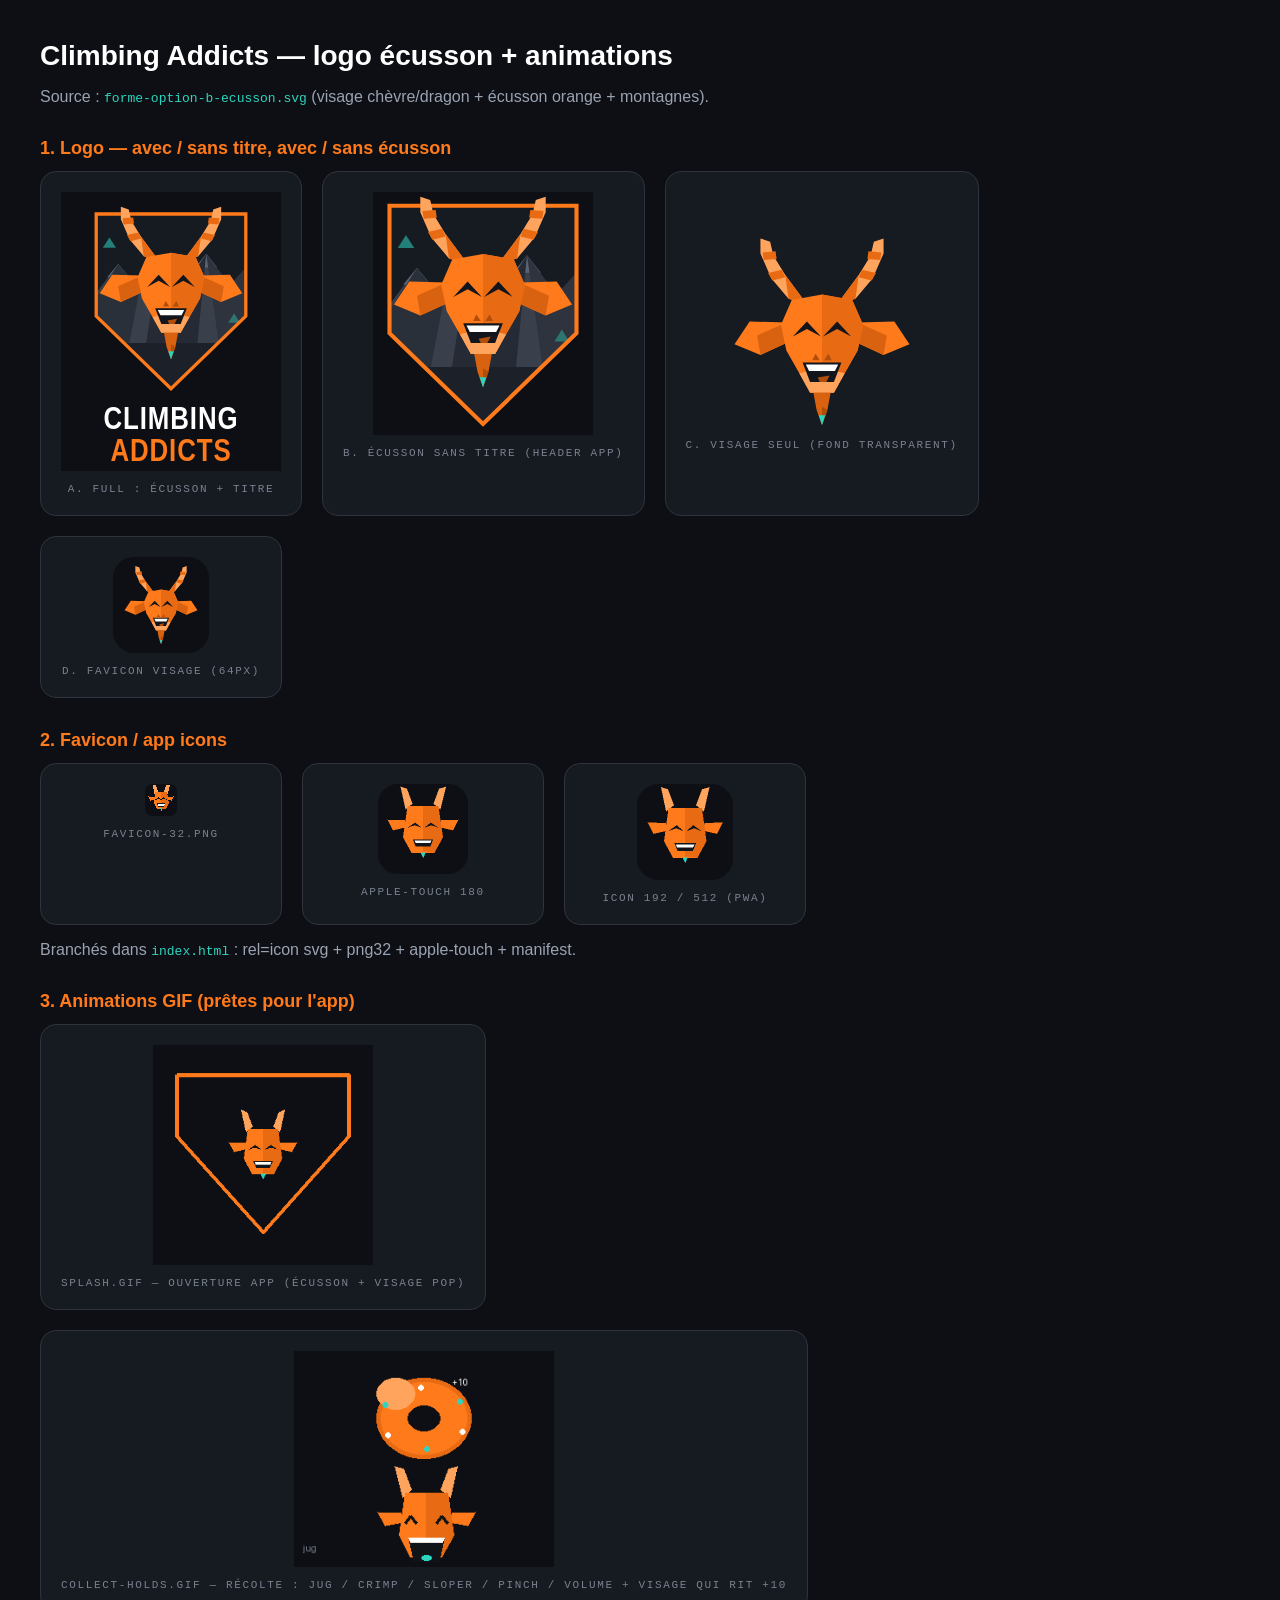
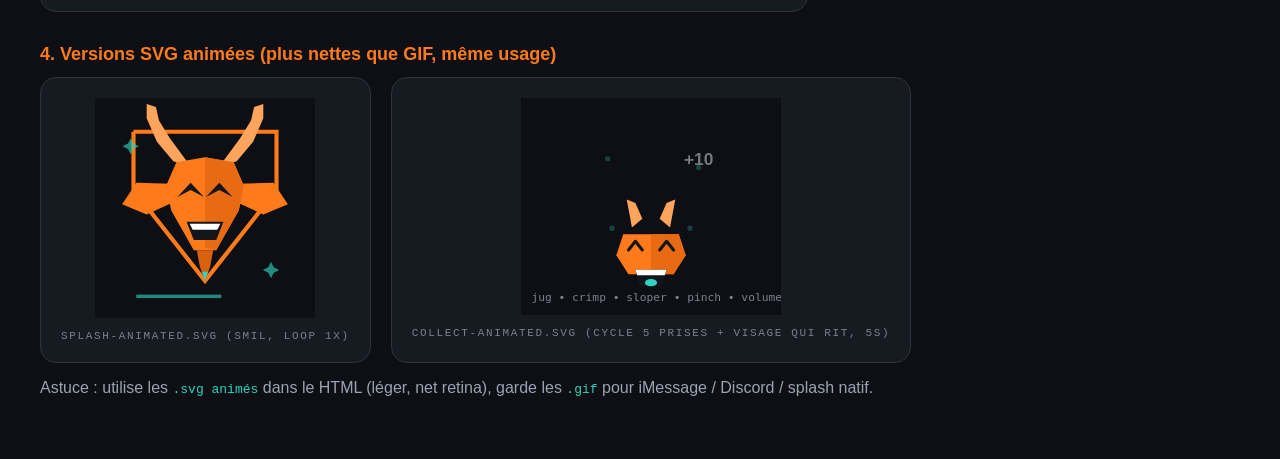
<file: animations.html>
<!DOCTYPE html>
<html lang="fr">
<head>
<meta charset="utf-8">
<meta name="viewport" content="width=device-width, initial-scale=1">
<meta name="robots" content="noindex">
<title>Climbing Addicts — Logo & animations</title>
<link rel="icon" type="image/svg+xml" href="assets/images/favicon.svg">
<style>
body{margin:0;background:#0D0F14;color:#fff;font-family:Barlow,Arial,sans-serif;padding:40px}
h1{font-size:28px;margin:0 0 8px}h2{color:#FF7A1A;font-size:18px;margin:32px 0 12px}
p{color:#9AA3B2}.grid{display:flex;gap:20px;flex-wrap:wrap}.card{background:#161A21;border:1px solid #2E333D;border-radius:16px;padding:20px;text-align:center;min-width:200px}
.card img{display:block;margin:0 auto;max-width:100%;height:auto}.tag{font-size:11px;letter-spacing:.15em;color:#7A828F;text-transform:uppercase;font-family:monospace;margin-top:12px}
code{color:#2DD4BF}
</style>
</head>
<body>
<h1>Climbing Addicts — logo écusson + animations</h1>
<p>Source : <code>forme-option-b-ecusson.svg</code> (visage chèvre/dragon + écusson orange + montagnes).</p>

<h2>1. Logo — avec / sans titre, avec / sans écusson</h2>
<div class="grid">
<div class="card"><img src="assets/images/forme-option-b-ecusson.svg" width="220" alt="full"><div class="tag">A. Full : écusson + titre</div></div>
<div class="card"><img src="assets/images/logo-ecusson-notext.svg" width="220" alt="ecusson sans texte"><div class="tag">B. Écusson sans titre (header app)</div></div>
<div class="card" style="display:flex;align-items:center;justify-content:center;flex-direction:column"><img src="assets/images/logo-face-only.svg" width="180" alt="visage seul"><div class="tag">C. Visage seul (fond transparent)</div></div>
<div class="card"><img src="assets/images/favicon.svg" width="96" alt="favicon"><div class="tag">D. Favicon visage (64px)</div></div>
</div>

<h2>2. Favicon / app icons</h2>
<div class="grid">
<div class="card"><img src="assets/images/favicon-32.png" width="32" style="image-rendering:pixelated" alt=""><div class="tag">favicon-32.png</div></div>
<div class="card"><img src="assets/images/apple-touch-icon.png" width="90" alt=""><div class="tag">apple-touch 180</div></div>
<div class="card"><img src="assets/images/icon-192.png" width="96" alt=""><div class="tag">icon 192 / 512 (PWA)</div></div>
</div>
<p>Branchés dans <code>index.html</code> : rel=icon svg + png32 + apple-touch + manifest.</p>

<h2>3. Animations GIF (prêtes pour l'app)</h2>
<div class="grid">
<div class="card"><img src="assets/images/splash.gif" width="220" alt="splash"><div class="tag">splash.gif — ouverture app (écusson + visage pop)</div></div>
<div class="card"><img src="assets/images/collect-holds.gif" width="260" alt="collect"><div class="tag">collect-holds.gif — récolte : jug / crimp / sloper / pinch / volume + visage qui rit +10</div></div>
</div>

<h2>4. Versions SVG animées (plus nettes que GIF, même usage)</h2>
<div class="grid">
<div class="card"><img src="assets/images/splash-animated.svg" width="220" alt=""><div class="tag">splash-animated.svg (SMIL, loop 1x)</div></div>
<div class="card"><img src="assets/images/collect-animated.svg" width="260" alt=""><div class="tag">collect-animated.svg (cycle 5 prises + visage qui rit, 5s)</div></div>
</div>
<p>Astuce : utilise les <code>.svg animés</code> dans le HTML (léger, net retina), garde les <code>.gif</code> pour iMessage / Discord / splash natif.</p>
</body>
</html>
</file>
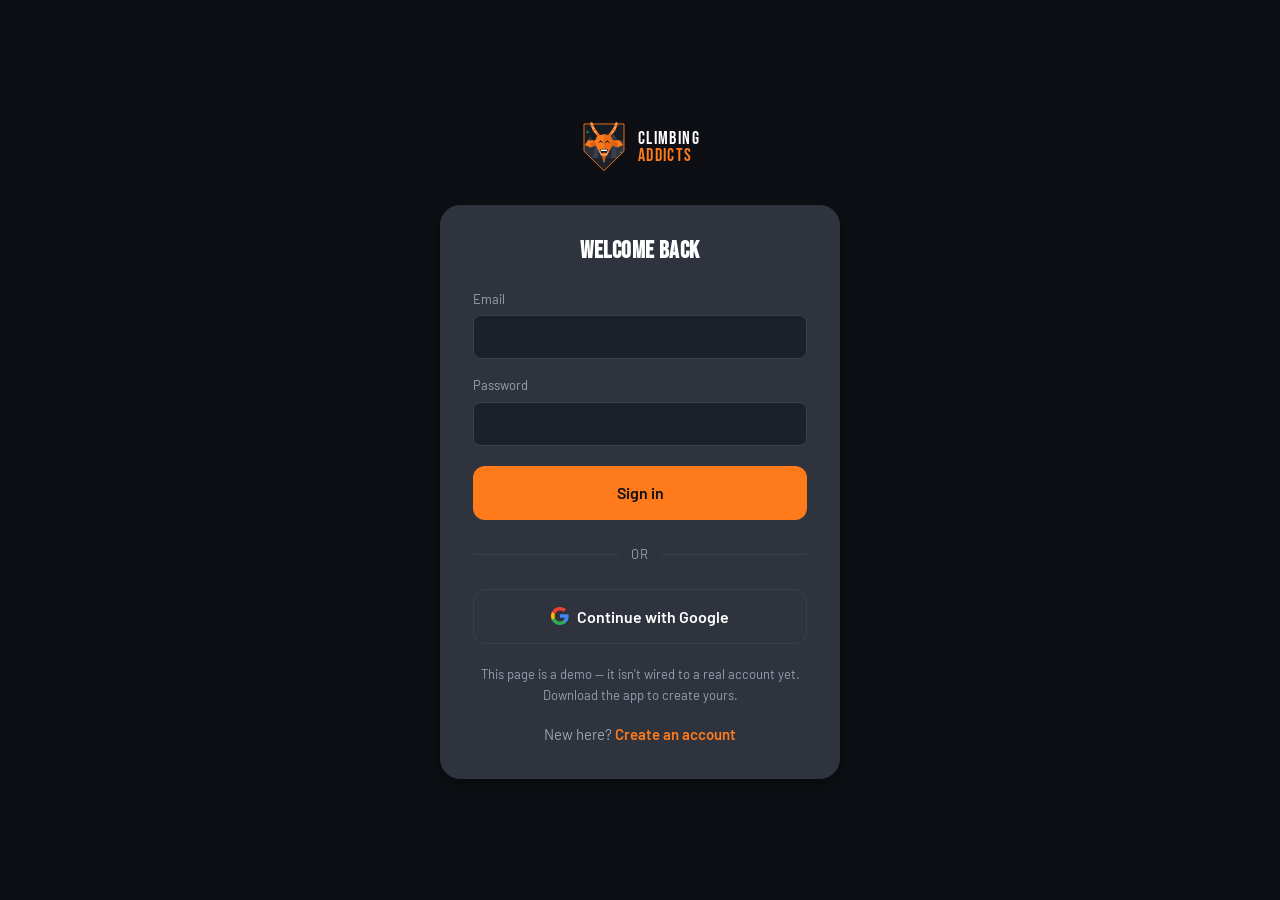
<file: auth.html>
<!DOCTYPE html>
<html lang="fr">
<head>
  <meta charset="utf-8">
  <meta name="viewport" content="width=device-width, initial-scale=1">
  <title>Se connecter — Climbing Addicts</title>
  <meta name="description" content="Connecte-toi à Climbing Addicts pour suivre ta progression en escalade.">
  <meta name="robots" content="noindex">
  <link rel="icon" type="image/svg+xml" href="assets/images/favicon.svg">
  <link rel="icon" type="image/png" sizes="32x32" href="assets/images/favicon-32.png">
  <link rel="apple-touch-icon" sizes="180x180" href="assets/images/apple-touch-icon.png">
  <link rel="manifest" href="assets/site.webmanifest">
  <link rel="preconnect" href="https://fonts.googleapis.com">
  <link rel="preconnect" href="https://fonts.gstatic.com" crossorigin>
  <link href="https://fonts.googleapis.com/css2?family=Bebas+Neue&family=Barlow:wght@400;500;600;700&display=swap" rel="stylesheet">
  <link rel="stylesheet" href="assets/css/style.css">
  <!-- Cloudflare Web Analytics (gratuit, sans cookie) : remplacez 6c7a9274ac1c46a39c537d1ae2f9e60d par le token du site (dashboard Cloudflare → Web Analytics → Manage site). -->
  <script defer src="https://static.cloudflareinsights.com/beacon.min.js" data-cf-beacon='{"token": "6c7a9274ac1c46a39c537d1ae2f9e60d"}'></script>
</head>
<body class="auth-page">
  <a href="index.html" class="auth-logo logo" aria-label="Climbing Addicts Home">
    <img src="assets/images/logo-ecusson-notext.svg" alt="" width="48" height="52">
    <span class="logo-text">
      <span class="logo-climbing">CLIMBING</span>
      <span class="logo-addicts">ADDICTS</span>
    </span>
  </a>

  <main class="auth-card">
    <h1 data-i18n="auth.title.signin" data-auth-title-signin>Bon retour</h1>
    <h1 data-i18n="auth.title.signup" data-auth-title-signup hidden>Créer un compte</h1>

    <form id="auth-form" novalidate>
      <div class="auth-field">
        <label for="auth-email" data-i18n="auth.label.email">Email</label>
        <input type="email" id="auth-email" name="email" autocomplete="email" required>
      </div>
      <div class="auth-field">
        <label for="auth-password" data-i18n="auth.label.password">Mot de passe</label>
        <input type="password" id="auth-password" name="password" autocomplete="current-password" required minlength="8">
      </div>
      <div class="auth-field" data-auth-confirm hidden>
        <label for="auth-confirm" data-i18n="auth.label.confirm">Confirmer le mot de passe</label>
        <input type="password" id="auth-confirm" name="confirm" autocomplete="new-password" minlength="8">
      </div>

      <p class="auth-message" data-auth-message hidden></p>

      <button type="submit" class="btn btn-primary auth-submit" data-i18n="auth.button.signin" data-auth-submit-signin>Se connecter</button>
    </form>

    <div class="auth-divider" data-i18n="auth.divider">ou</div>

    <button type="button" class="btn btn-secondary auth-google" id="auth-google">
      <svg width="18" height="18" viewBox="0 0 18 18" aria-hidden="true"><path fill="#4285F4" d="M17.64 9.2c0-.64-.06-1.25-.16-1.84H9v3.48h4.84a4.14 4.14 0 0 1-1.8 2.72v2.26h2.9c1.7-1.57 2.7-3.88 2.7-6.62z"/><path fill="#34A853" d="M9 18c2.43 0 4.47-.8 5.96-2.18l-2.9-2.26c-.8.54-1.84.86-3.06.86-2.35 0-4.34-1.59-5.05-3.72H.9v2.33A9 9 0 0 0 9 18z"/><path fill="#FBBC05" d="M3.95 10.7A5.4 5.4 0 0 1 3.66 9c0-.59.1-1.17.29-1.7V4.97H.9A9 9 0 0 0 0 9c0 1.45.35 2.83.9 4.03l3.05-2.33z"/><path fill="#EA4335" d="M9 3.58c1.32 0 2.51.46 3.44 1.35l2.58-2.58C13.46.89 11.43 0 9 0A9 9 0 0 0 .9 4.97l3.05 2.33C4.66 5.17 6.65 3.58 9 3.58z"/></svg>
      <span data-i18n="auth.google">Continuer avec Google</span>
    </button>

    <p class="auth-note" data-i18n="auth.note">Cette page est une démo — elle n'est pas encore reliée à un vrai compte. Télécharge l'app pour créer le tien.</p>

    <p class="auth-switch">
      <span data-auth-switch-signup>
        <span data-i18n="auth.switch.toSignup.text">Nouveau ici ?</span>
        <a href="#" data-auth-toggle data-i18n="auth.switch.toSignup.link">Créer un compte</a>
      </span>
      <span data-auth-switch-signin hidden>
        <span data-i18n="auth.switch.toSignin.text">Déjà un compte ?</span>
        <a href="#" data-auth-toggle data-i18n="auth.switch.toSignin.link">Se connecter</a>
      </span>
    </p>
  </main>

  <script src="assets/js/i18n.js"></script>
  <script src="assets/js/auth.js"></script>
</body>
</html>
</file>
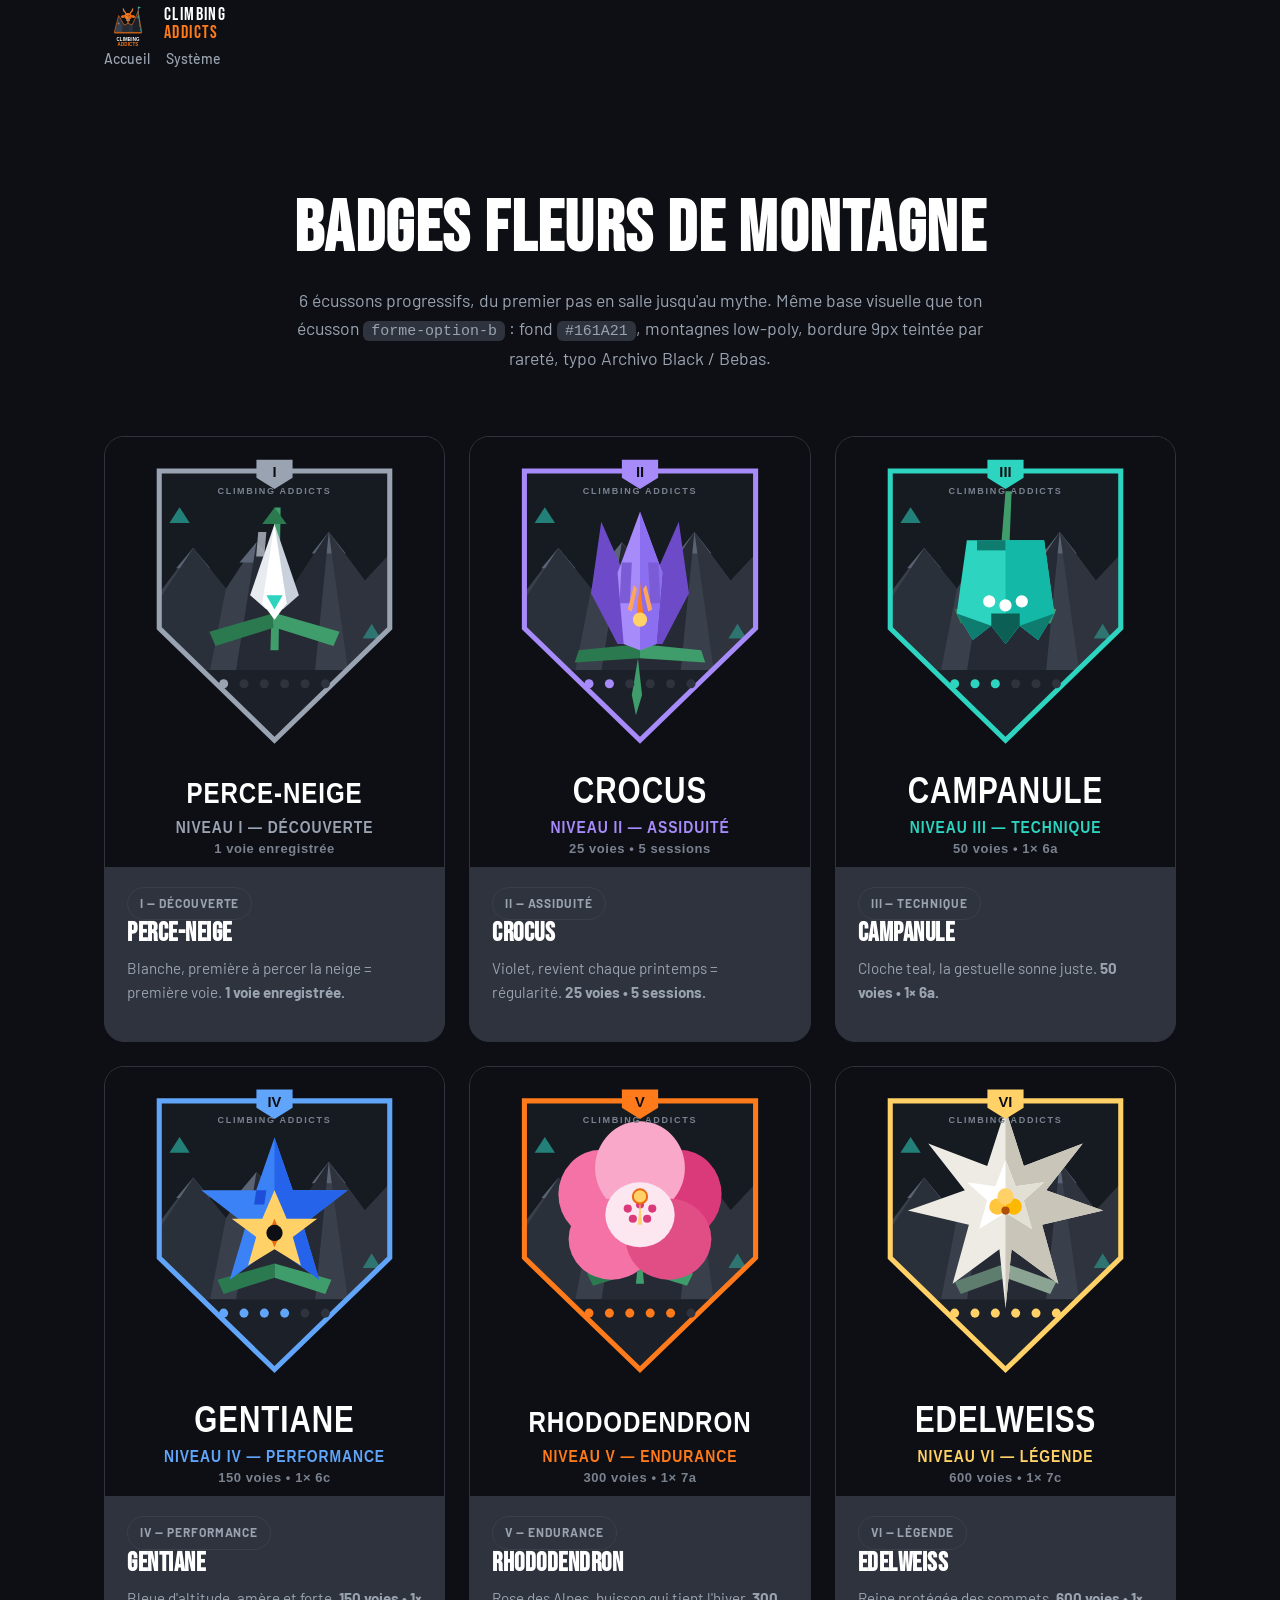
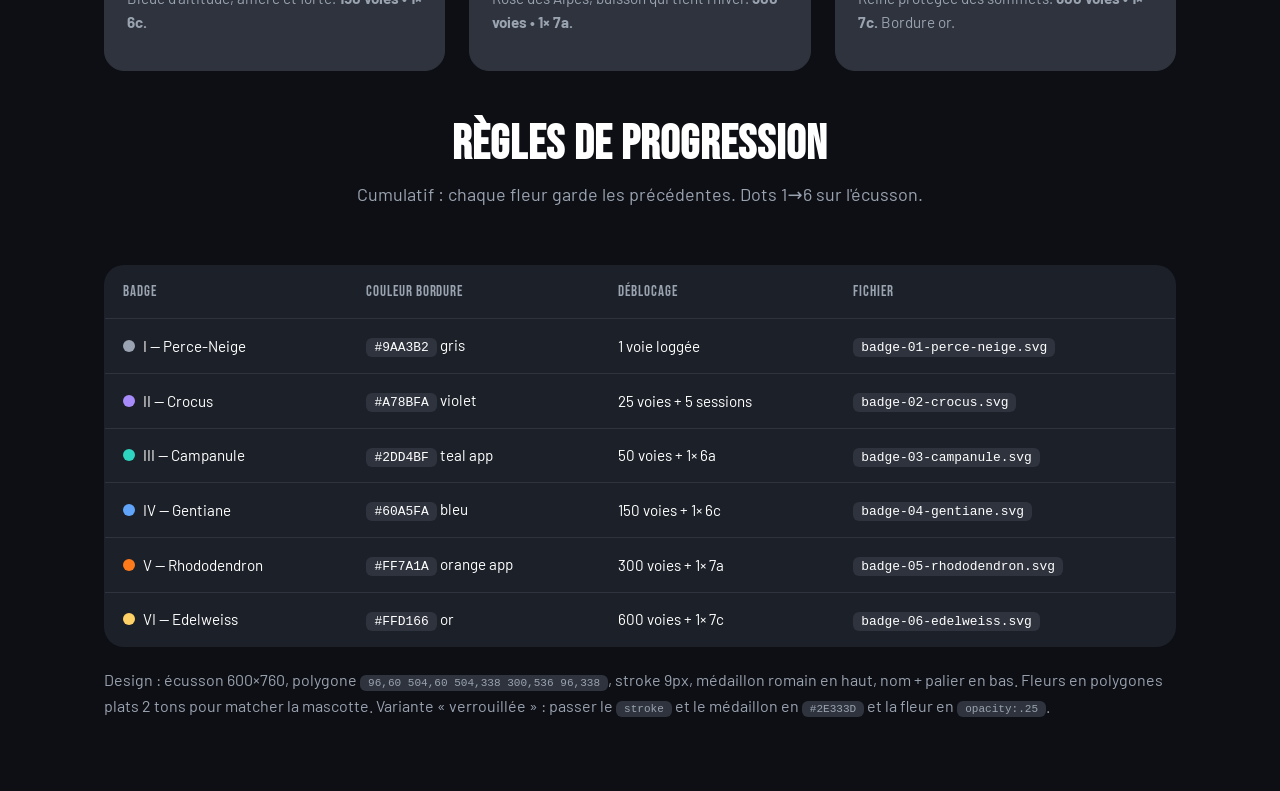
<file: badges.html>
<!DOCTYPE html>
<html lang="fr">
<head>
<meta charset="utf-8">
<meta name="viewport" content="width=device-width, initial-scale=1">
<meta name="robots" content="noindex">
<title>Badges Fleurs de Montagne — Climbing Addicts</title>
<link rel="preconnect" href="https://fonts.googleapis.com">
<link href="https://fonts.googleapis.com/css2?family=Bebas+Neue&family=Barlow:wght@400;500;600;700&display=swap" rel="stylesheet">
 <link rel="stylesheet" href="assets/css/style.css">
  <!-- Cloudflare Web Analytics (gratuit, sans cookie) : remplacez 6c7a9274ac1c46a39c537d1ae2f9e60d par le token du site (dashboard Cloudflare → Web Analytics → Manage site). -->
  <script defer src="https://static.cloudflareinsights.com/beacon.min.js" data-cf-beacon='{"token": "6c7a9274ac1c46a39c537d1ae2f9e60d"}'></script>
<style>
.badges-hero{padding:calc(var(--header-h) + 48px) 0 24px;text-align:center}
.badges-hero p{color:var(--fg-muted);max-width:720px;margin:16px auto 0;font-size:1.1rem}
.badges-grid{display:grid;grid-template-columns:repeat(auto-fit,minmax(280px,1fr));gap:24px;padding:40px 0 24px}
.badge-card{background:var(--bg-card);border:1px solid var(--border);border-radius:var(--radius-lg);overflow:hidden;transition:all var(--transition)}
.badge-card:hover{transform:translateY(-4px);box-shadow:var(--shadow-lg);border-color:var(--border-light)}
.badge-card img{width:100%;height:auto;display:block;background:#0D0F14}
.badge-body{padding:20px 22px 24px}
.badge-body h3{font-size:1.6rem;margin-bottom:4px}
.badge-crit{color:var(--fg-muted);font-size:.95rem;margin:8px 0 12px}
.badge-tag{display:inline-block;font-size:.75rem;font-weight:700;letter-spacing:.08em;text-transform:uppercase;padding:6px 12px;border-radius:999px;border:1px solid var(--border-light);color:var(--fg-muted)}
.rules{padding:24px 0 80px}
.rules-table{width:100%;border-collapse:collapse;background:var(--bg-elevated);border:1px solid var(--border);border-radius:var(--radius-lg);overflow:hidden;font-size:.95rem}
.rules-table th,.rules-table td{text-align:left;padding:14px 18px;border-bottom:1px solid var(--border)}
.rules-table th{font-family:'Bebas Neue';letter-spacing:.06em;color:var(--fg-muted);font-weight:400}
.rules-table tr:last-child td{border-bottom:none}
.dot{display:inline-block;width:12px;height:12px;border-radius:50%;margin-right:8px;vertical-align:baseline}
code{background:var(--bg-card);padding:2px 8px;border-radius:6px;font-size:.85em}
</style>
</head>
<body>
<header class="hero"><div class="container">
<a href="index.html" class="logo"><img src="assets/images/climbing-addicts-logo.svg" alt="" width="48" height="48"><span class="logo-text"><span class="logo-climbing">CLIMBING</span><span class="logo-addicts">ADDICTS</span></span></a>
<nav class="nav"><a href="index.html" class="nav-link">Accueil</a><a href="#systeme" class="nav-link">Système</a></nav>
</div></header>
<main class="container">
<section class="badges-hero">
<h1>Badges Fleurs de Montagne</h1>
<p>6 écussons progressifs, du premier pas en salle jusqu'au mythe. Même base visuelle que ton écusson <code>forme-option-b</code> : fond <code>#161A21</code>, montagnes low-poly, bordure 9px teintée par rareté, typo Archivo Black / Bebas.</p>
</section>
<section class="badges-grid">
<article class="badge-card"><img src="assets/images/badges/badge-01-perce-neige.svg" alt="Badge Perce-Neige"><div class="badge-body"><span class="badge-tag">I — Découverte</span><h3>Perce-Neige</h3><p class="badge-crit">Blanche, première à percer la neige = première voie. <strong>1 voie enregistrée.</strong></p></div></article>
<article class="badge-card"><img src="assets/images/badges/badge-02-crocus.svg" alt="Badge Crocus"><div class="badge-body"><span class="badge-tag">II — Assiduité</span><h3>Crocus</h3><p class="badge-crit">Violet, revient chaque printemps = régularité. <strong>25 voies • 5 sessions.</strong></p></div></article>
<article class="badge-card"><img src="assets/images/badges/badge-03-campanule.svg" alt="Badge Campanule"><div class="badge-body"><span class="badge-tag">III — Technique</span><h3>Campanule</h3><p class="badge-crit">Cloche teal, la gestuelle sonne juste. <strong>50 voies • 1× 6a.</strong></p></div></article>
<article class="badge-card"><img src="assets/images/badges/badge-04-gentiane.svg" alt="Badge Gentiane"><div class="badge-body"><span class="badge-tag">IV — Performance</span><h3>Gentiane</h3><p class="badge-crit">Bleue d'altitude, amère et forte. <strong>150 voies • 1× 6c.</strong></p></div></article>
<article class="badge-card"><img src="assets/images/badges/badge-05-rhododendron.svg" alt="Badge Rhododendron"><div class="badge-body"><span class="badge-tag">V — Endurance</span><h3>Rhododendron</h3><p class="badge-crit">Rose des Alpes, buisson qui tient l'hiver. <strong>300 voies • 1× 7a.</strong></p></div></article>
<article class="badge-card"><img src="assets/images/badges/badge-06-edelweiss.svg" alt="Badge Edelweiss"><div class="badge-body"><span class="badge-tag">VI — Légende</span><h3>Edelweiss</h3><p class="badge-crit">Reine protégée des sommets. <strong>600 voies • 1× 7c.</strong> Bordure or.</p></div></article>
</section>
<section id="systeme" class="rules">
<header class="section-header"><h2>Règles de progression</h2><p>Cumulatif : chaque fleur garde les précédentes. Dots 1→6 sur l'écusson.</p></header>
<table class="rules-table">
<thead><tr><th>Badge</th><th>Couleur bordure</th><th>Déblocage</th><th>Fichier</th></tr></thead>
<tbody>
<tr><td><span class="dot" style="background:#9AA3B2"></span>I — Perce-Neige</td><td><code>#9AA3B2</code> gris</td><td>1 voie loggée</td><td><code>badge-01-perce-neige.svg</code></td></tr>
<tr><td><span class="dot" style="background:#A78BFA"></span>II — Crocus</td><td><code>#A78BFA</code> violet</td><td>25 voies + 5 sessions</td><td><code>badge-02-crocus.svg</code></td></tr>
<tr><td><span class="dot" style="background:#2DD4BF"></span>III — Campanule</td><td><code>#2DD4BF</code> teal app</td><td>50 voies + 1× 6a</td><td><code>badge-03-campanule.svg</code></td></tr>
<tr><td><span class="dot" style="background:#60A5FA"></span>IV — Gentiane</td><td><code>#60A5FA</code> bleu</td><td>150 voies + 1× 6c</td><td><code>badge-04-gentiane.svg</code></td></tr>
<tr><td><span class="dot" style="background:#FF7A1A"></span>V — Rhododendron</td><td><code>#FF7A1A</code> orange app</td><td>300 voies + 1× 7a</td><td><code>badge-05-rhododendron.svg</code></td></tr>
<tr><td><span class="dot" style="background:#FFD166"></span>VI — Edelweiss</td><td><code>#FFD166</code> or</td><td>600 voies + 1× 7c</td><td><code>badge-06-edelweiss.svg</code></td></tr>
</tbody>
</table>
<p style="color:var(--fg-muted);margin-top:20px">Design : écusson 600×760, polygone <code>96,60 504,60 504,338 300,536 96,338</code>, stroke 9px, médaillon romain en haut, nom + palier en bas. Fleurs en polygones plats 2 tons pour matcher la mascotte. Variante « verrouillée » : passer le <code>stroke</code> et le médaillon en <code>#2E333D</code> et la fleur en <code>opacity:.25</code>.</p>
</section>
</main>
</body>
</html>
</file>
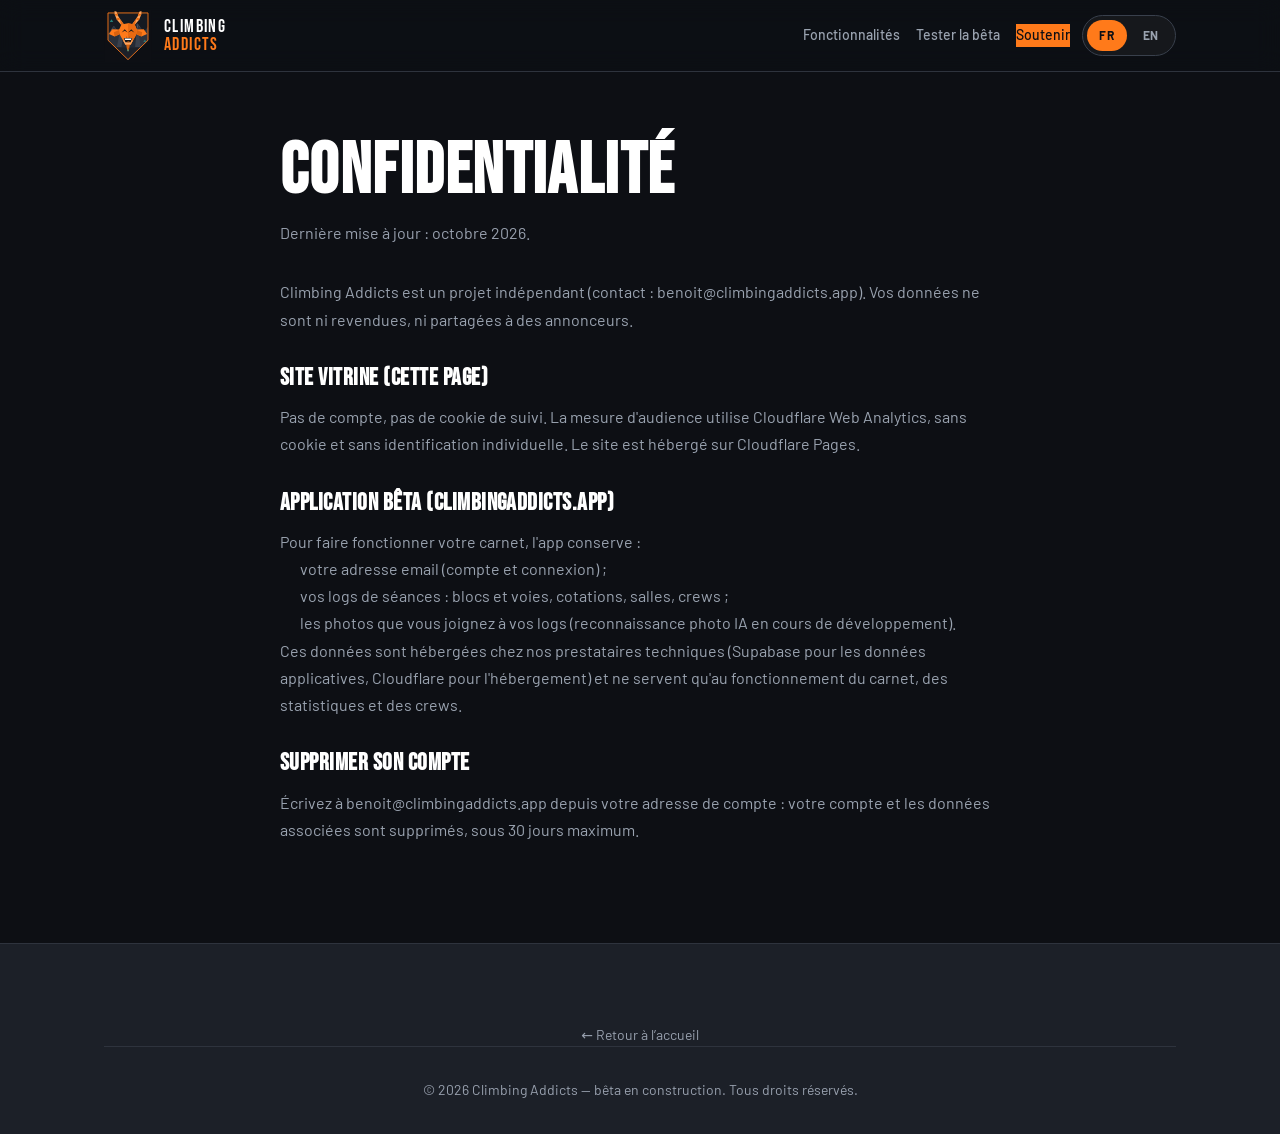
<file: confidentialite.html>
<!DOCTYPE html>
<html lang="fr">
<head>
  <meta charset="utf-8">
  <meta name="viewport" content="width=device-width, initial-scale=1">
  <title>Confidentialité — Climbing Addicts</title>
  <meta name="description" content="Quelles données Climbing Addicts collecte (site vitrine et bêta), où elles sont hébergées et comment supprimer son compte.">
  <link rel="canonical" href="https://www.climbingaddicts.app/confidentialite.html">
  <meta property="og:type" content="website">
  <meta property="og:url" content="https://www.climbingaddicts.app/confidentialite.html">
  <meta property="og:title" content="Confidentialité — Climbing Addicts">
  <meta property="og:description" content="Quelles données Climbing Addicts collecte, où elles sont hébergées et comment supprimer son compte.">
  <meta property="og:image" content="https://www.climbingaddicts.app/assets/images/og-cover.png">
  <meta property="og:image:width" content="1200">
  <meta property="og:image:height" content="630">
  <meta property="og:image:alt" content="Climbing Addicts — carnet d'escalade, bloc et voie, bêta ouverte">
  <meta property="og:site_name" content="Climbing Addicts">
  <meta property="og:locale" content="fr_FR">
  <meta property="og:locale:alternate" content="en_US">
  <meta name="twitter:card" content="summary_large_image">
  <meta name="twitter:title" content="Confidentialité — Climbing Addicts">
  <meta name="twitter:description" content="Quelles données Climbing Addicts collecte, où elles sont hébergées et comment supprimer son compte.">
  <meta name="twitter:image" content="https://www.climbingaddicts.app/assets/images/og-cover.png">
  <link rel="alternate" hreflang="fr" href="https://www.climbingaddicts.app/confidentialite.html">
  <link rel="alternate" hreflang="en" href="https://www.climbingaddicts.app/en/privacy.html">
  <link rel="alternate" hreflang="x-default" href="https://www.climbingaddicts.app/confidentialite.html">
  <link rel="icon" type="image/svg+xml" href="assets/images/favicon.svg">
  <link rel="icon" type="image/png" sizes="32x32" href="assets/images/favicon-32.png">
  <link rel="apple-touch-icon" sizes="180x180" href="assets/images/apple-touch-icon.png">
  <link rel="preconnect" href="https://fonts.googleapis.com">
  <link rel="preconnect" href="https://fonts.gstatic.com" crossorigin>
  <link href="https://fonts.googleapis.com/css2?family=Bebas+Neue&family=Barlow:wght@400;500;600;700&display=swap" rel="stylesheet">
  <link rel="stylesheet" href="assets/css/style.css">
  <style>
    .legal { max-width: 760px; margin: 0 auto; padding: calc(var(--header-h) + 60px) 20px 100px; }
    .legal h1 { margin-bottom: 8px; }
    .legal .updated { color: var(--fg-subtle); margin-bottom: 32px; }
    .legal h2 { margin: 32px 0 12px; font-size: 1.5rem; }
    .legal p, .legal li { color: var(--fg-muted); line-height: 1.7; }
    .legal ul { padding-left: 20px; }
  </style>
</head>
<body>
  <header class="header">
    <div class="container">
      <a href="/" class="logo" aria-label="Climbing Addicts Home">
        <img src="assets/images/logo-ecusson-notext.svg" alt="" width="48" height="52">
        <span class="logo-text"><span class="logo-climbing">CLIMBING</span><span class="logo-addicts">ADDICTS</span></span>
      </a>
      <div class="header-actions">
        <nav class="nav" id="primary-nav">
          <a href="/#features" class="nav-link">Fonctionnalités</a>
          <a href="https://climbingaddicts.app" class="nav-link">Tester la bêta</a>
          <a href="/#soutenir" class="nav-link btn-primary">Soutenir</a>
        </nav>
        <button class="nav-toggle" aria-expanded="false" aria-controls="primary-nav" aria-label="Ouvrir le menu" data-label-open="Ouvrir le menu" data-label-close="Fermer le menu">
          <span class="nav-toggle-icon" aria-hidden="true"></span>
        </button>
        <div class="lang-switcher" role="group" aria-label="Language / Langue">
          <a href="confidentialite.html" class="is-active" hreflang="fr" aria-current="true">FR</a>
          <a href="en/privacy.html" hreflang="en">EN</a>
        </div>
      </div>
    </div>
  </header>

  <main class="legal">
    <h1>Confidentialité</h1>
    <p class="updated">Dernière mise à jour : octobre 2026.</p>
    <p>Climbing Addicts est un projet indépendant (contact : <a href="mailto:benoit@climbingaddicts.app">benoit@climbingaddicts.app</a>). Vos données ne sont ni revendues, ni partagées à des annonceurs.</p>

    <h2>Site vitrine (cette page)</h2>
    <p>Pas de compte, pas de cookie de suivi. La mesure d'audience utilise Cloudflare Web Analytics, sans cookie et sans identification individuelle. Le site est hébergé sur Cloudflare Pages.</p>

    <h2>Application bêta (climbingaddicts.app)</h2>
    <p>Pour faire fonctionner votre carnet, l'app conserve :</p>
    <ul>
      <li>votre adresse email (compte et connexion) ;</li>
      <li>vos logs de séances : blocs et voies, cotations, salles, crews ;</li>
      <li>les photos que vous joignez à vos logs (reconnaissance photo IA en cours de développement).</li>
    </ul>
    <p>Ces données sont hébergées chez nos prestataires techniques (Supabase pour les données applicatives, Cloudflare pour l'hébergement) et ne servent qu'au fonctionnement du carnet, des statistiques et des crews.</p>

    <h2>Supprimer son compte</h2>
    <p>Écrivez à <a href="mailto:benoit@climbingaddicts.app">benoit@climbingaddicts.app</a> depuis votre adresse de compte : votre compte et les données associées sont supprimés, sous 30 jours maximum.</p>
  </main>

  <footer class="footer">
    <div class="container">
      <div class="footer-bottom" style="border:none;padding-top:0">
        <p><a href="/">← Retour à l’accueil</a></p>
      </div>
      <div class="footer-bottom">
        <p>© 2026 Climbing Addicts — bêta en construction. Tous droits réservés.</p>
      </div>
    </div>
  </footer>

  <script src="assets/js/main.js"></script>
</body>
</html>
</file>
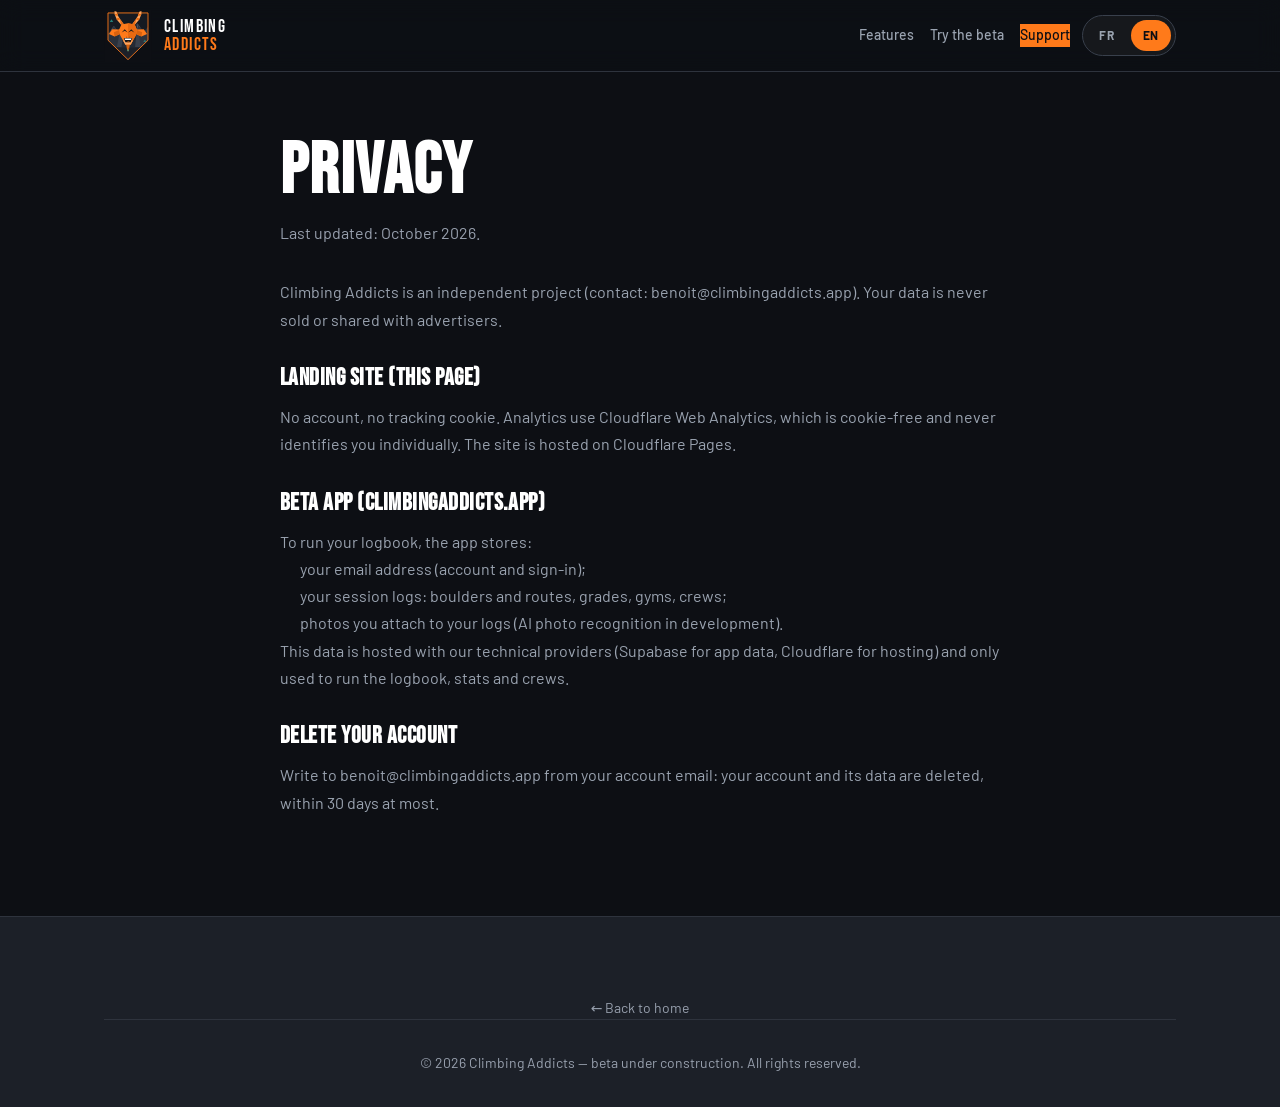
<file: en/privacy.html>
<!DOCTYPE html>
<html lang="en">
<head>
  <meta charset="utf-8">
  <meta name="viewport" content="width=device-width, initial-scale=1">
  <title>Privacy — Climbing Addicts</title>
  <meta name="description" content="What data Climbing Addicts collects (landing site and beta), where it is hosted and how to delete your account.">
  <link rel="canonical" href="https://www.climbingaddicts.app/en/privacy.html">
  <meta property="og:type" content="website">
  <meta property="og:url" content="https://www.climbingaddicts.app/en/privacy.html">
  <meta property="og:title" content="Privacy — Climbing Addicts">
  <meta property="og:description" content="What data Climbing Addicts collects, where it is hosted and how to delete your account.">
  <meta property="og:image" content="https://www.climbingaddicts.app/assets/images/og-cover.png">
  <meta property="og:image:width" content="1200">
  <meta property="og:image:height" content="630">
  <meta property="og:image:alt" content="Climbing Addicts — bouldering and route logbook, open beta">
  <meta property="og:site_name" content="Climbing Addicts">
  <meta property="og:locale" content="en_US">
  <meta property="og:locale:alternate" content="fr_FR">
  <meta name="twitter:card" content="summary_large_image">
  <meta name="twitter:title" content="Privacy — Climbing Addicts">
  <meta name="twitter:description" content="What data Climbing Addicts collects, where it is hosted and how to delete your account.">
  <meta name="twitter:image" content="https://www.climbingaddicts.app/assets/images/og-cover.png">
  <link rel="alternate" hreflang="fr" href="https://www.climbingaddicts.app/confidentialite.html">
  <link rel="alternate" hreflang="en" href="https://www.climbingaddicts.app/en/privacy.html">
  <link rel="alternate" hreflang="x-default" href="https://www.climbingaddicts.app/confidentialite.html">
  <link rel="icon" type="image/svg+xml" href="../assets/images/favicon.svg">
  <link rel="icon" type="image/png" sizes="32x32" href="../assets/images/favicon-32.png">
  <link rel="apple-touch-icon" sizes="180x180" href="../assets/images/apple-touch-icon.png">
  <link rel="preconnect" href="https://fonts.googleapis.com">
  <link rel="preconnect" href="https://fonts.gstatic.com" crossorigin>
  <link href="https://fonts.googleapis.com/css2?family=Bebas+Neue&family=Barlow:wght@400;500;600;700&display=swap" rel="stylesheet">
  <link rel="stylesheet" href="../assets/css/style.css">
  <style>
    .legal { max-width: 760px; margin: 0 auto; padding: calc(var(--header-h) + 60px) 20px 100px; }
    .legal h1 { margin-bottom: 8px; }
    .legal .updated { color: var(--fg-subtle); margin-bottom: 32px; }
    .legal h2 { margin: 32px 0 12px; font-size: 1.5rem; }
    .legal p, .legal li { color: var(--fg-muted); line-height: 1.7; }
    .legal ul { padding-left: 20px; }
  </style>
</head>
<body>
  <header class="header">
    <div class="container">
      <a href="./" class="logo" aria-label="Climbing Addicts Home">
        <img src="../assets/images/logo-ecusson-notext.svg" alt="" width="48" height="52">
        <span class="logo-text"><span class="logo-climbing">CLIMBING</span><span class="logo-addicts">ADDICTS</span></span>
      </a>
      <div class="header-actions">
        <nav class="nav" id="primary-nav">
          <a href="./#features" class="nav-link">Features</a>
          <a href="https://climbingaddicts.app" class="nav-link">Try the beta</a>
          <a href="./#support" class="nav-link btn-primary">Support</a>
        </nav>
        <button class="nav-toggle" aria-expanded="false" aria-controls="primary-nav" aria-label="Open menu" data-label-open="Open menu" data-label-close="Close menu">
          <span class="nav-toggle-icon" aria-hidden="true"></span>
        </button>
        <div class="lang-switcher" role="group" aria-label="Language / Langue">
          <a href="../confidentialite.html" hreflang="fr">FR</a>
          <a href="privacy.html" class="is-active" hreflang="en" aria-current="true">EN</a>
        </div>
      </div>
    </div>
  </header>

  <main class="legal">
    <h1>Privacy</h1>
    <p class="updated">Last updated: October 2026.</p>
    <p>Climbing Addicts is an independent project (contact: <a href="mailto:benoit@climbingaddicts.app">benoit@climbingaddicts.app</a>). Your data is never sold or shared with advertisers.</p>

    <h2>Landing site (this page)</h2>
    <p>No account, no tracking cookie. Analytics use Cloudflare Web Analytics, which is cookie-free and never identifies you individually. The site is hosted on Cloudflare Pages.</p>

    <h2>Beta app (climbingaddicts.app)</h2>
    <p>To run your logbook, the app stores:</p>
    <ul>
      <li>your email address (account and sign-in);</li>
      <li>your session logs: boulders and routes, grades, gyms, crews;</li>
      <li>photos you attach to your logs (AI photo recognition in development).</li>
    </ul>
    <p>This data is hosted with our technical providers (Supabase for app data, Cloudflare for hosting) and only used to run the logbook, stats and crews.</p>

    <h2>Delete your account</h2>
    <p>Write to <a href="mailto:benoit@climbingaddicts.app">benoit@climbingaddicts.app</a> from your account email: your account and its data are deleted, within 30 days at most.</p>
  </main>

  <footer class="footer">
    <div class="container">
      <div class="footer-bottom" style="border:none;padding-top:0">
        <p><a href="./">← Back to home</a></p>
      </div>
      <div class="footer-bottom">
        <p>© 2026 Climbing Addicts — beta under construction. All rights reserved.</p>
      </div>
    </div>
  </footer>

  <script src="../assets/js/main.js"></script>
</body>
</html>
</file>
<file: assets/css/style.css>
:root {
  --bg: #0D0F14;
  --bg-elevated: #1C2028;
  --bg-card: #2E333D;
  --fg: #FFFFFF;
  --fg-muted: #9AA3B0;
  --fg-subtle: #98A0AE;
  --accent: #FF7A1A;
  --accent-hover: #E86A12;
  --accent-light: #FFA45C;
  --teal: #2DD4BF;
  --teal-hover: #14B8A6;
  --border: #2E333D;
  --border-light: #39404C;
  --radius-sm: 8px;
  --radius-md: 12px;
  --radius-lg: 20px;
  --radius-xl: 34px;
  --shadow-sm: 0 1px 2px rgba(0,0,0,.3);
  --shadow-md: 0 4px 12px rgba(0,0,0,.4);
  --shadow-lg: 0 16px 48px rgba(0,0,0,.5);
  --transition: 160ms ease;
  --container: 1120px;
  --header-h: 72px;
}

*, *::before, *::after { box-sizing: border-box; }
* { margin: 0; }
html { scroll-behavior: smooth; }
body {
  font-family: 'Barlow', system-ui, sans-serif;
  background: var(--bg);
  color: var(--fg);
  line-height: 1.6;
  -webkit-font-smoothing: antialiased;
}
img, picture, video, canvas, svg { display: block; max-width: 100%; }
a { color: inherit; text-decoration: none; }
button { font: inherit; cursor: pointer; border: none; background: none; }
ul { list-style: none; padding: 0; }
:focus-visible { outline: 2px solid var(--accent); outline-offset: 2px; }
h1, h2, h3, h4 { font-family: 'Bebas Neue', sans-serif; letter-spacing: 0.02em; line-height: 1.1; }
h1 { font-size: clamp(2.5rem, 6vw, 4.5rem); }
h2 { font-size: clamp(2rem, 4vw, 3rem); }
h3 { font-size: clamp(1.25rem, 2vw, 1.5rem); }

.container { width: 100%; max-width: var(--container); margin: 0 auto; padding: 0 24px; }

.header { position: fixed; top: 0; left: 0; right: 0; height: var(--header-h); z-index: 100; background: rgba(13,15,20,.8); backdrop-filter: blur(12px); border-bottom: 1px solid var(--border); }
.header .container { display: flex; align-items: center; justify-content: space-between; height: 100%; }
.logo { display: flex; align-items: center; gap: 12px; }
.logo-text { display: flex; flex-direction: column; line-height: 1; }
.logo-climbing { font-family: 'Bebas Neue', sans-serif; font-size: 1.1rem; letter-spacing: 0.08em; color: var(--fg); }
.logo-addicts { font-family: 'Bebas Neue', sans-serif; font-size: 1.1rem; letter-spacing: 0.08em; color: var(--accent); }
.nav { display: flex; align-items: center; gap: 16px; }
.nav-link { font-size: 0.875rem; font-weight: 500; color: var(--fg-muted); transition: color var(--transition); }
.nav-link:hover { color: var(--fg); }

/* Sélecteur de langue FR/EN */
.lang-switcher { display: inline-flex; align-items: center; gap: 4px; padding: 4px; border: 1px solid var(--border-light); border-radius: 999px; background: rgba(255,255,255,.04); }
.lang-switcher button, .lang-switcher a { font-size: 0.75rem; font-weight: 700; letter-spacing: 0.06em; padding: 6px 12px; border-radius: 999px; color: var(--fg-muted); transition: all var(--transition); }
.lang-switcher button:hover, .lang-switcher a:hover { color: var(--fg); }
.lang-switcher button.is-active, .lang-switcher a.is-active { background: var(--accent); color: var(--bg); }
.header-actions { display: flex; align-items: center; gap: 12px; }

.btn { display: inline-flex; align-items: center; justify-content: center; gap: 8px; font-weight: 600; border-radius: var(--radius-md); padding: 14px 28px; transition: all var(--transition); white-space: nowrap; }
.btn-lg { padding: 18px 36px; font-size: 1.0625rem; }
.btn-primary { background: var(--accent); color: var(--bg); }
.btn-primary:hover { background: var(--accent-hover); transform: translateY(-1px); box-shadow: var(--shadow-md); }
.btn-secondary { background: transparent; color: var(--fg); border: 1px solid var(--border-light); }
.btn-secondary:hover { border-color: var(--accent); color: var(--accent); }

.hero-main { padding: calc(var(--header-h) + 80px) 0 100px; text-align: center; }
.beta-badge { display: inline-block; margin-bottom: 20px; padding: 8px 18px; border: 1px solid var(--accent); border-radius: 999px; color: var(--accent); font-size: 0.875rem; font-weight: 600; letter-spacing: 0.04em; background: rgba(255,122,26,.08); }
.feature-status { display: inline-block; font-size: 0.75rem; font-weight: 700; letter-spacing: 0.08em; text-transform: uppercase; margin-bottom: 12px; padding: 4px 12px; border-radius: 999px; }
.feature-status.is-live { color: var(--teal); background: rgba(45,212,191,.1); border: 1px solid rgba(45,212,191,.4); }
.feature-status.is-building { color: var(--accent-light); background: rgba(255,122,26,.1); border: 1px solid rgba(255,122,26,.4); }
.download-text a[href^="mailto:"] { color: var(--accent-light); font-weight: 600; }
.download-text a[href^="mailto:"]:hover { text-decoration: underline; }
.hero-subtitle { max-width: 680px; margin: 24px auto 40px; font-size: 1.125rem; color: var(--fg-muted); line-height: 1.7; }
.hero-tagline { margin: 16px 0 0; font-size: 1.25rem; font-weight: 600; letter-spacing: 0.02em; color: var(--accent); }
.hero-cta { display: flex; flex-wrap: wrap; gap: 16px; justify-content: center; margin-bottom: 64px; }
.hero-stats { display: flex; flex-wrap: wrap; gap: 32px; justify-content: center; }
.stat { text-align: center; }
.stat-value { display: block; font-family: 'Bebas Neue', sans-serif; font-size: clamp(2rem, 4vw, 3rem); letter-spacing: 0.02em; color: var(--accent); line-height: 1; }
.stat-label { font-size: 0.875rem; color: var(--fg-subtle); text-transform: uppercase; letter-spacing: 0.08em; }

.section-header { text-align: center; margin-bottom: 56px; }
.section-header p { color: var(--fg-muted); font-size: 1.125rem; margin-top: 8px; }

.features { padding: 100px 0; background: linear-gradient(180deg, var(--bg) 0%, var(--bg-elevated) 100%); }
.features-grid { display: grid; grid-template-columns: repeat(auto-fit, minmax(280px, 1fr)); gap: 24px; }
.feature-card { background: var(--bg-card); border: 1px solid var(--border); border-radius: var(--radius-lg); padding: 32px; transition: all var(--transition); }
.feature-card:hover { border-color: var(--border-light); transform: translateY(-4px); box-shadow: var(--shadow-lg); }
.feature-icon { width: 56px; height: 56px; border-radius: var(--radius-md); background: rgba(255,122,26,.1); color: var(--accent); display: flex; align-items: center; justify-content: center; margin-bottom: 20px; }
.feature-card h3 { margin-bottom: 12px; }
.feature-card p { color: var(--fg-muted); line-height: 1.7; }

.download { padding: 100px 0; }
.download-content { display: grid; grid-template-columns: 1fr 1fr; gap: 64px; align-items: center; }
.download-text h2 { margin-bottom: 16px; }
.download-text p { color: var(--fg-muted); font-size: 1.125rem; margin-bottom: 32px; }
.store-buttons { display: flex; flex-wrap: wrap; gap: 16px; }
.store-btn { display: inline-flex; align-items: center; gap: 10px; padding: 14px 24px; background: var(--bg-card); border: 1px solid var(--border); border-radius: var(--radius-md); color: var(--fg); font-weight: 600; font-size: 1rem; transition: all var(--transition); }
.store-btn:hover { border-color: var(--accent); background: var(--bg-elevated); transform: translateY(-2px); }
.download-phone { text-align: center; }

.footer { background: var(--bg-elevated); border-top: 1px solid var(--border); padding: 80px 0 32px; }
.footer-grid { display: grid; grid-template-columns: 2fr repeat(3, 1fr); gap: 48px; margin-bottom: 48px; }
.footer-brand .logo { flex-direction: column; align-items: flex-start; gap: 8px; margin-bottom: 16px; }
.footer-brand .logo span { font-family: 'Bebas Neue', sans-serif; font-size: 1.25rem; letter-spacing: 0.02em; }
.footer-brand p { color: var(--fg-subtle); font-size: 0.9375rem; }
.footer-nav h4 { font-family: 'Bebas Neue', sans-serif; font-size: 0.875rem; letter-spacing: 0.08em; text-transform: uppercase; color: var(--fg-muted); margin-bottom: 20px; }
.footer-nav li { margin-bottom: 12px; }
.footer-nav a { color: var(--fg); font-size: 0.9375rem; transition: color var(--transition); }
.footer-nav a:hover { color: var(--accent); }
.footer-bottom { padding-top: 32px; border-top: 1px solid var(--border); text-align: center; color: var(--fg-subtle); font-size: 0.875rem; }

@media (max-width: 768px) {
  /* Le CTA primaire reste visible ; les autres liens passent dans le menu repliable. */
  .nav .nav-link { display: none; }
  .nav .nav-link.btn-primary { display: inline-flex; padding: 10px 18px; }
  .nav { display: flex; position: relative; }
  .nav-toggle { display: inline-flex; }
  .hero-main { padding: calc(var(--header-h) + 40px) 0 60px; }
  .hero-stats { gap: 24px; }
  .features { padding: 60px 0; }
  .download-content { grid-template-columns: 1fr; text-align: center; }
  .store-buttons { justify-content: center; }
  .download-phone { order: -1; margin-bottom: 24px; }
  .footer-grid { grid-template-columns: 1fr 1fr; gap: 32px; }
  .footer-brand { grid-column: 1 / -1; }
}
@media (max-width: 480px) {
  .footer-grid { grid-template-columns: 1fr; }
  /* Libère de la place pour le CTA + le burger + le sélecteur de langue. */
  .header .logo-text { display: none; }
}

/* Auth (sign in / create account) */
.auth-page { min-height: 100vh; display: flex; flex-direction: column; align-items: center; justify-content: center; padding: 40px 20px; gap: 32px; }
.auth-logo { display: flex; align-items: center; gap: 10px; }
.auth-card { width: 100%; max-width: 400px; background: var(--bg-card); border: 1px solid var(--border); border-radius: var(--radius-lg); padding: 32px; box-shadow: var(--shadow-md); text-align: center; }
.auth-card h1 { font-size: 1.5rem; margin-bottom: 24px; }
.auth-field { margin-bottom: 16px; text-align: left; }
.auth-field label { display: block; font-size: 0.8125rem; color: var(--fg-muted); margin-bottom: 6px; }
.auth-field input { width: 100%; padding: 12px 14px; background: var(--bg-elevated); border: 1px solid var(--border-light); border-radius: var(--radius-sm); color: var(--fg); font-size: 0.9375rem; font-family: inherit; transition: border-color var(--transition); }
.auth-field input:focus { border-color: var(--accent); }
.auth-submit { width: 100%; margin-top: 4px; }
.auth-message { font-size: 0.875rem; color: var(--accent-light); margin-bottom: 16px; text-align: left; }
.auth-divider { display: flex; align-items: center; gap: 12px; margin: 24px 0; color: var(--fg-subtle); font-size: 0.8125rem; text-transform: uppercase; letter-spacing: 0.04em; }
.auth-divider::before, .auth-divider::after { content: ''; flex: 1; height: 1px; background: var(--border-light); }
.auth-google { width: 100%; }
.auth-note { margin-top: 20px; font-size: 0.8125rem; color: var(--fg-subtle); line-height: 1.6; }
.auth-switch { margin-top: 16px; font-size: 0.9375rem; color: var(--fg-muted); }
.auth-switch a { color: var(--accent); font-weight: 600; }
.auth-switch a:hover { text-decoration: underline; }

/* Bouton burger : caché sur desktop, affiché sous 768px (voir media query). */
.nav-toggle { display: none; align-items: center; justify-content: center; width: 44px; height: 44px; border: 1px solid var(--border-light); border-radius: var(--radius-sm); background: rgba(255,255,255,.04); }
.nav-toggle:hover { border-color: var(--accent); }
.nav-toggle-icon, .nav-toggle-icon::before, .nav-toggle-icon::after { display: block; width: 20px; height: 2px; background: var(--fg); border-radius: 2px; transition: transform var(--transition), opacity var(--transition); }
.nav-toggle-icon { position: relative; }
.nav-toggle-icon::before, .nav-toggle-icon::after { content: ''; position: absolute; left: 0; }
.nav-toggle-icon::before { top: -6px; }
.nav-toggle-icon::after { top: 6px; }
.nav-toggle[aria-expanded="true"] .nav-toggle-icon { background: transparent; }
.nav-toggle[aria-expanded="true"] .nav-toggle-icon::before { transform: translateY(6px) rotate(45deg); }
.nav-toggle[aria-expanded="true"] .nav-toggle-icon::after { transform: translateY(-6px) rotate(-45deg); }

/* Panneau du menu repliable (mobile, quand .nav.is-open). */
@media (max-width: 768px) {
  .header .container { position: relative; }
  .nav.is-open .nav-link { position: static; }
  .nav.is-open {
    position: absolute;
    top: calc(var(--header-h) - 8px);
    right: 24px;
    flex-direction: column;
    align-items: stretch;
    gap: 4px;
    min-width: 220px;
    padding: 12px;
    background: var(--bg-elevated);
    border: 1px solid var(--border-light);
    border-radius: var(--radius-md);
    box-shadow: var(--shadow-lg);
    z-index: 200;
  }
  .nav.is-open .nav-link { display: block; padding: 10px 16px; border-radius: var(--radius-sm); }
  .nav.is-open .nav-link:hover { background: rgba(255,255,255,.06); }
  .nav.is-open .nav-link.btn-primary { text-align: center; }
}

/* Révélation progressive : les éléments sont visibles par défaut.
   C'est le JS qui ajoute .will-reveal (donc sans JS, tout reste lisible),
   puis .is-visible quand l'élément entre dans le viewport. */
html.js .will-reveal { opacity: 0; transform: translateY(20px); transition: opacity 0.6s ease, transform 0.6s ease; }
html.js .will-reveal.is-visible { opacity: 1; transform: none; }

@media (prefers-reduced-motion: reduce) {
  html { scroll-behavior: auto; }
  html.js .will-reveal { opacity: 1; transform: none; transition: none; }
  *, *::before, *::after { animation-duration: 0.01ms !important; transition-duration: 0.01ms !important; }
}
/* Système de points : holds, barèmes, philosophie */
.scoring { padding: 100px 0; }
.scoring-sub { font-size: clamp(1.5rem, 2.5vw, 2rem); margin: 64px 0 24px; text-align: center; }
.scoring-note { color: var(--fg-muted); text-align: center; max-width: 720px; margin: 20px auto 0; }
.scoring-tables { display: grid; grid-template-columns: repeat(auto-fit, minmax(320px, 1fr)); gap: 24px; }
.scoring-card { background: var(--bg-elevated); border: 1px solid var(--border); border-radius: var(--radius-lg); padding: 28px 32px; }
.scoring-card h3 { margin-bottom: 16px; }
.scoring-table { width: 100%; border-collapse: collapse; font-size: 0.95rem; }
.scoring-table th, .scoring-table td { text-align: left; padding: 10px 0; border-bottom: 1px solid var(--border); vertical-align: top; }
.scoring-table tr:last-child th, .scoring-table tr:last-child td { border-bottom: none; }
.scoring-table th { font-weight: 600; padding-right: 16px; }
.scoring-table td { color: var(--fg-muted); }
.scoring-table .pts { min-width: 3.5rem; color: var(--accent); font-weight: 700; white-space: nowrap; text-align: right; padding-left: 16px; }
.altitude-list { display: grid; grid-template-columns: repeat(auto-fit, minmax(150px, 1fr)); gap: 16px; }
.altitude-step { background: var(--bg-card); border: 1px solid var(--border); border-top: 4px solid var(--tier, var(--accent)); border-radius: var(--radius-md); padding: 16px 18px; }
.altitude-step strong { display: block; font-family: 'Bebas Neue', sans-serif; font-size: 1.25rem; letter-spacing: 0.02em; font-weight: 400; }
.altitude-step span { display: block; color: var(--fg-muted); font-size: 0.9rem; }
@media (max-width: 768px) { .scoring { padding: 60px 0; } }
.scoring-card-sub { color: var(--fg-muted); font-size: 0.9rem; margin: -8px 0 8px; }
.scoring-lead { margin: 0 auto 24px; }
</file>
